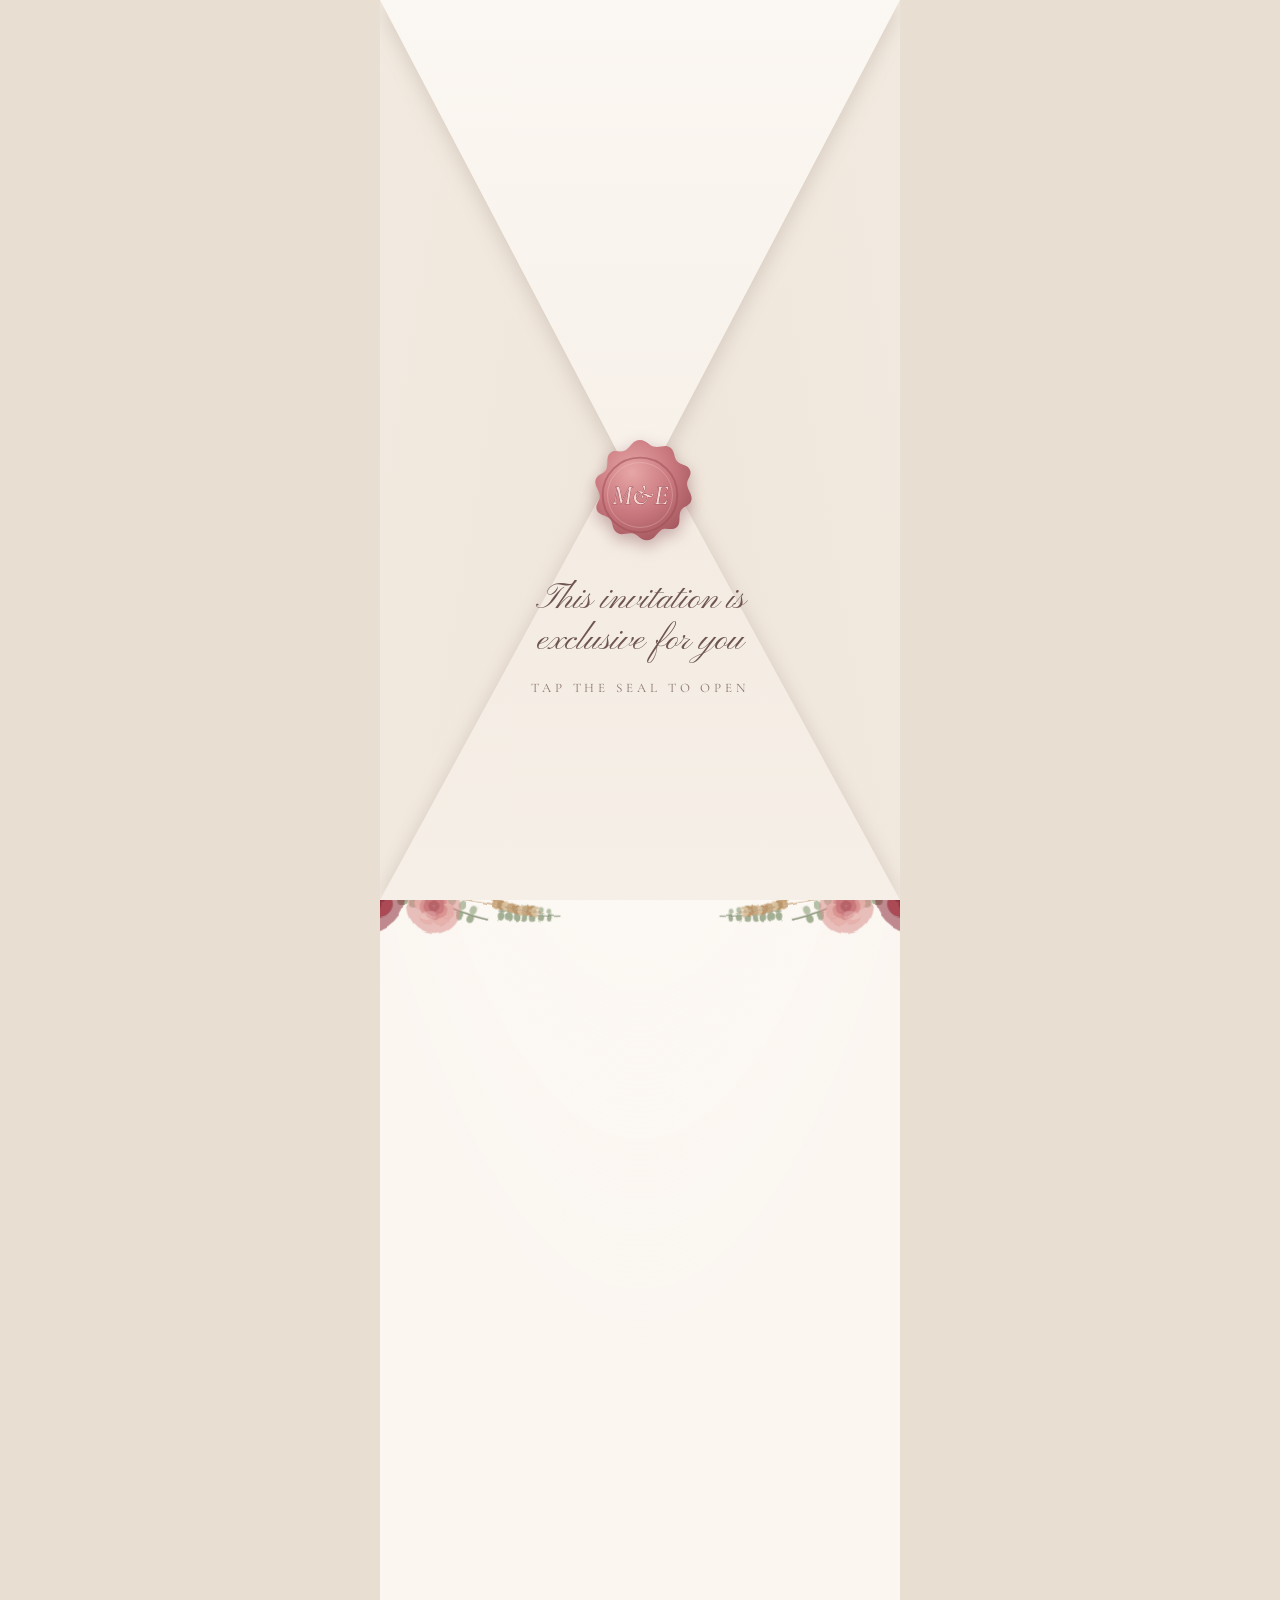
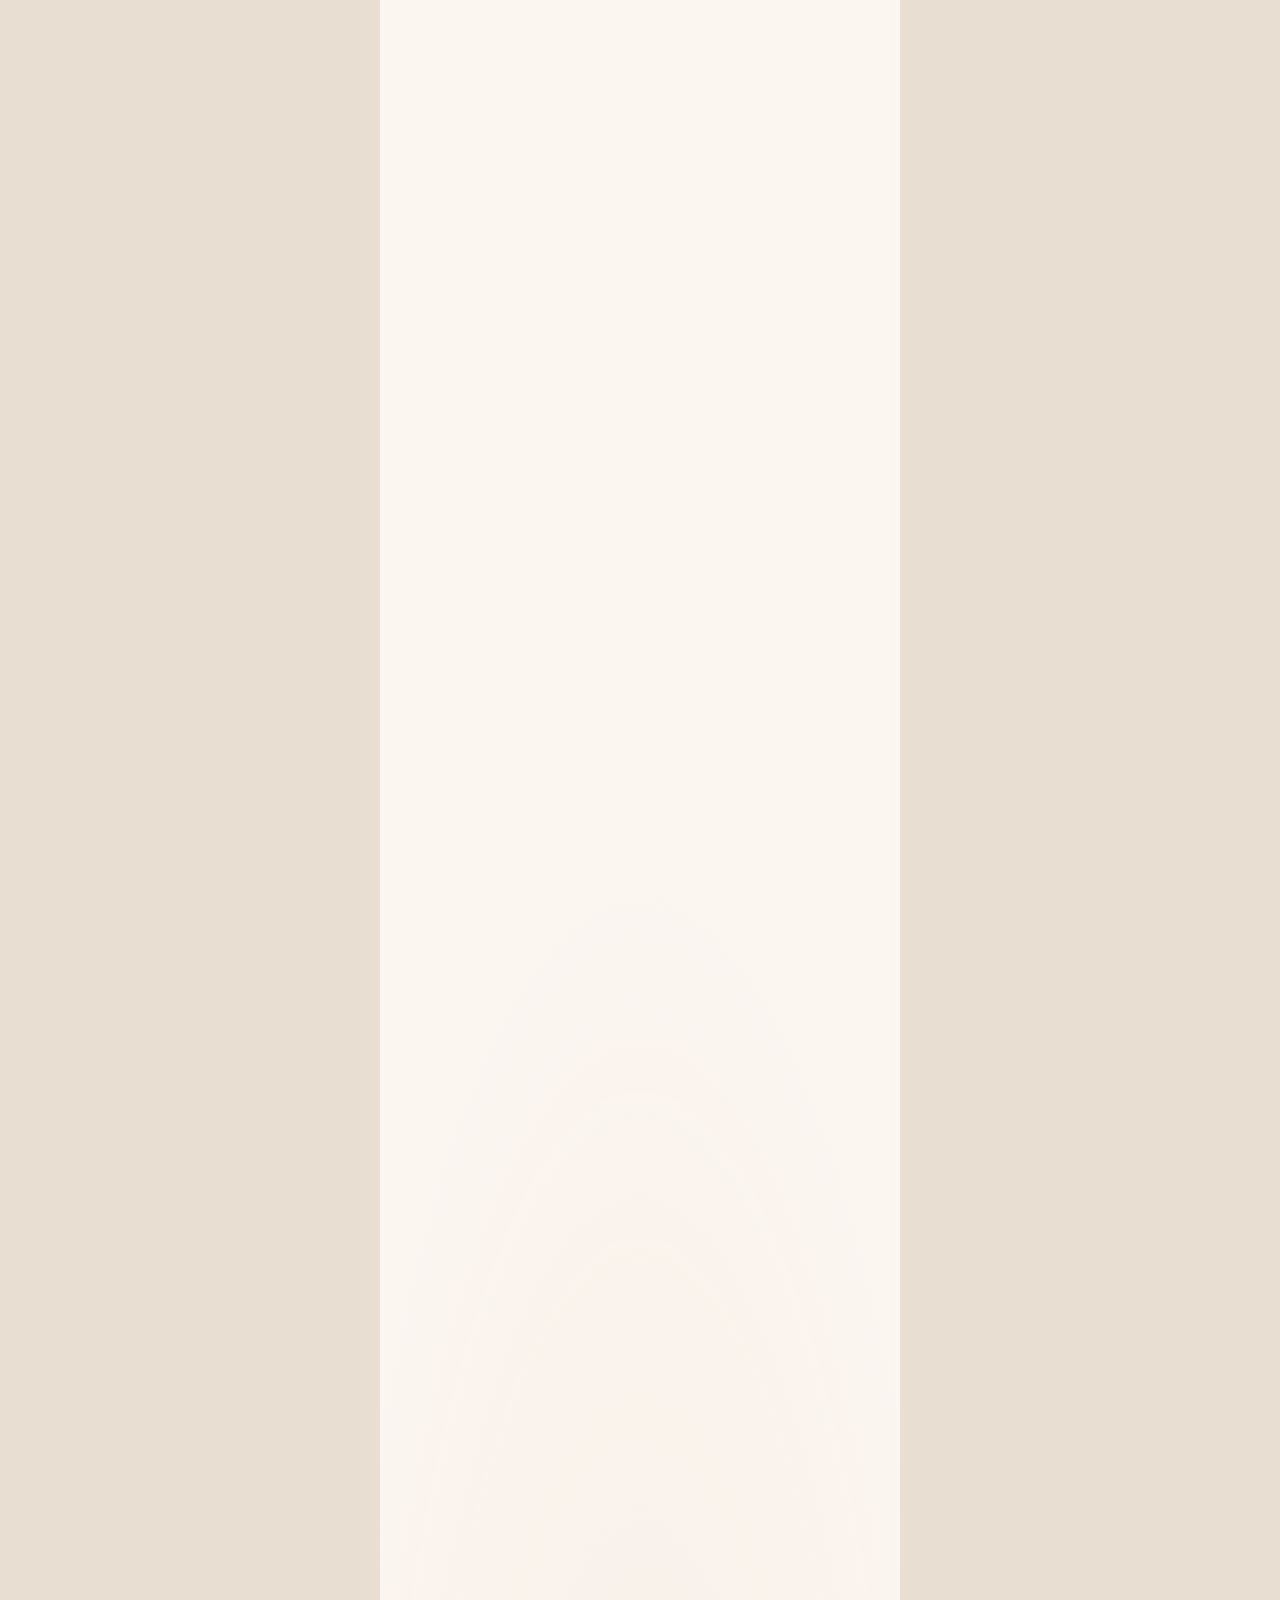
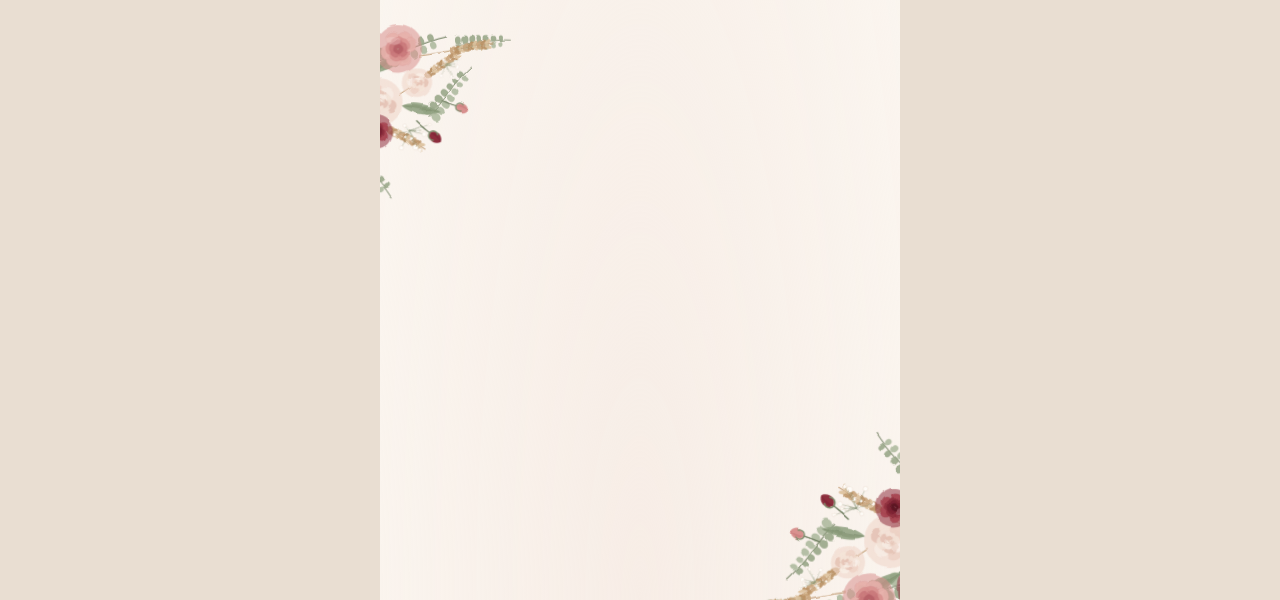
<file: index.html>
<!DOCTYPE html>
<html lang="en">
<head>
<meta charset="utf-8">
<meta name="viewport" content="width=device-width, initial-scale=1, viewport-fit=cover">
<meta name="theme-color" content="#F3EADF">
<title>Mohamed &amp; Engy · 10.12.2026</title>
<meta name="description" content="You're invited to the wedding of Mohamed & Engy — Thursday, 10 December 2026 at Rotana High Class, Tanta.">
<meta property="og:title" content="Mohamed & Engy · Wedding Invitation">
<meta property="og:description" content="Thursday, 10 December 2026 · 8 PM · Rotana High Class, Tanta">
<meta property="og:image" content="https://nourhansalem23.github.io/mohamed-engy-wedding/assets/og.jpg">
<meta property="og:type" content="website">
<meta property="og:url" content="https://nourhansalem23.github.io/mohamed-engy-wedding/">
<link rel="icon" href="data:image/svg+xml,<svg xmlns='http://www.w3.org/2000/svg' viewBox='0 0 100 100'><circle cx='50' cy='50' r='46' fill='%23C9787E'/><text x='50' y='64' font-size='42' text-anchor='middle' fill='%23FBF4EE' font-family='serif' font-style='italic'>M&amp;E</text></svg>">
<link rel="preload" href="fonts/pinyon-script-latin-400-normal.woff2" as="font" type="font/woff2" crossorigin>
<link rel="stylesheet" href="css/style.css?v=3">
</head>
<body class="locked">
<svg xmlns="http://www.w3.org/2000/svg" width="0" height="0" style="position:absolute" aria-hidden="true"><defs><filter id="wc" x="-10%" y="-10%" width="120%" height="120%"><feTurbulence type="fractalNoise" baseFrequency="0.035" numOctaves="2" seed="7" result="n"/><feDisplacementMap in="SourceGraphic" in2="n" scale="5" xChannelSelector="R" yChannelSelector="G"/><feGaussianBlur stdDeviation=".35"/></filter></defs><symbol id="rose-b" viewBox="-50 -50 100 100"><circle r="44" fill="#8E2F3E" opacity=".55"/><path d="M7.3,8.2 C31.5,41.2 -30.1,42.3 -7.0,8.5 Q0,0 7.3,8.2Z" fill="#A8434F" opacity="0.9" stroke="#5E1A26" stroke-opacity=".25" stroke-width=".8"/><path d="M-3.5,10.4 C-20.1,47.9 -51.7,-5.1 -10.8,-1.9 Q0,0 -3.5,10.4Z" fill="#A8434F" opacity="0.9" stroke="#5E1A26" stroke-opacity=".25" stroke-width=".8"/><path d="M-10.1,4.3 C-49.0,17.1 -30.8,-41.8 -5.9,-9.3 Q0,0 -10.1,4.3Z" fill="#A8434F" opacity="0.9" stroke="#5E1A26" stroke-opacity=".25" stroke-width=".8"/><path d="M-9.2,-6.1 C-41.0,-31.8 18.3,-48.6 4.6,-10.0 Q0,0 -9.2,-6.1Z" fill="#A8434F" opacity="0.9" stroke="#5E1A26" stroke-opacity=".25" stroke-width=".8"/><path d="M2.3,-10.8 C14.4,-49.9 51.9,-0.9 11.0,0.6 Q0,0 2.3,-10.8Z" fill="#A8434F" opacity="0.9" stroke="#5E1A26" stroke-opacity=".25" stroke-width=".8"/><path d="M10.3,-3.8 C49.9,-14.5 28.5,43.4 5.4,9.6 Q0,0 10.3,-3.8Z" fill="#A8434F" opacity="0.9" stroke="#5E1A26" stroke-opacity=".25" stroke-width=".8"/><path d="M-1.7,8.3 C-11.4,38.5 -38.9,-9.7 -8.0,-2.7 Q0,0 -1.7,8.3Z" fill="#8E2F3E" opacity="0.85" stroke="#5E1A26" stroke-opacity=".25" stroke-width=".8"/><path d="M-8.4,1.2 C-40.0,2.5 -4.2,-39.9 -0.2,-8.5 Q0,0 -8.4,1.2Z" fill="#8E2F3E" opacity="0.85" stroke="#5E1A26" stroke-opacity=".25" stroke-width=".8"/><path d="M-3.9,-7.5 C-15.4,-37.1 36.3,-17.0 8.0,-2.9 Q0,0 -3.9,-7.5Z" fill="#8E2F3E" opacity="0.85" stroke="#5E1A26" stroke-opacity=".25" stroke-width=".8"/><path d="M6.2,-5.8 C31.5,-24.8 26.2,30.4 5.0,6.9 Q0,0 6.2,-5.8Z" fill="#8E2F3E" opacity="0.85" stroke="#5E1A26" stroke-opacity=".25" stroke-width=".8"/><path d="M8.1,2.5 C37.2,15.0 -13.4,37.8 -3.5,7.7 Q0,0 8.1,2.5Z" fill="#8E2F3E" opacity="0.85" stroke="#5E1A26" stroke-opacity=".25" stroke-width=".8"/><path d="M5.8,2.4 C26.1,13.7 -12.6,26.7 -3.1,5.4 Q0,0 5.8,2.4Z" fill="#7A2433" opacity="0.9" stroke="#5E1A26" stroke-opacity=".25" stroke-width=".8"/><path d="M-2.3,5.8 C-13.3,26.3 -26.9,-12.1 -5.5,-3.0 Q0,0 -2.3,5.8Z" fill="#7A2433" opacity="0.9" stroke="#5E1A26" stroke-opacity=".25" stroke-width=".8"/><path d="M-6.0,1.7 C-29.0,5.4 -6.7,-28.7 -0.9,-6.2 Q0,0 -6.0,1.7Z" fill="#7A2433" opacity="0.9" stroke="#5E1A26" stroke-opacity=".25" stroke-width=".8"/><path d="M-1.7,-6.0 C-5.7,-28.9 28.7,-7.0 6.2,-1.0 Q0,0 -1.7,-6.0Z" fill="#7A2433" opacity="0.9" stroke="#5E1A26" stroke-opacity=".25" stroke-width=".8"/><path d="M3.9,-4.9 C20.4,-21.3 22.2,19.4 4.3,4.5 Q0,0 3.9,-4.9Z" fill="#7A2433" opacity="0.9" stroke="#5E1A26" stroke-opacity=".25" stroke-width=".8"/><path d="M2.1,3.4 C7.9,17.1 -18.8,1.8 -4.0,-0.0 Q0,0 2.1,3.4Z" fill="#5E1A26" opacity="0.95" stroke="#5E1A26" stroke-opacity=".25" stroke-width=".8"/><path d="M-3.5,2.0 C-17.4,7.4 -1.3,-18.8 0.2,-4.0 Q0,0 -3.5,2.0Z" fill="#5E1A26" opacity="0.95" stroke="#5E1A26" stroke-opacity=".25" stroke-width=".8"/><path d="M-1.3,-3.8 C-4.3,-18.4 18.8,2.0 3.9,0.8 Q0,0 -1.3,-3.8Z" fill="#5E1A26" opacity="0.95" stroke="#5E1A26" stroke-opacity=".25" stroke-width=".8"/><path d="M3.1,-2.5 C16.0,-10.0 4.2,18.4 0.5,4.0 Q0,0 3.1,-2.5Z" fill="#5E1A26" opacity="0.95" stroke="#5E1A26" stroke-opacity=".25" stroke-width=".8"/><path d="M-6,2 C-6,-8 8,-8 7,1 C6,8 -3,8 -3,1 C-3,-3 3,-3 3,0" fill="none" stroke="#5E1A26" stroke-width="1.6" stroke-linecap="round" opacity=".8"/><ellipse cx="-12" cy="-14" rx="14" ry="8" fill="#fff" opacity=".18" transform="rotate(-30)"/></symbol><symbol id="rose-p" viewBox="-50 -50 100 100"><circle r="44" fill="#D9918F" opacity=".55"/><path d="M10.3,-3.8 C49.9,-14.3 28.4,43.5 5.3,9.6 Q0,0 10.3,-3.8Z" fill="#E7B1AB" opacity="0.9" stroke="#B8646A" stroke-opacity=".25" stroke-width=".8"/><path d="M9.5,5.6 C42.7,29.6 -15.7,49.5 -4.1,10.2 Q0,0 9.5,5.6Z" fill="#E7B1AB" opacity="0.9" stroke="#B8646A" stroke-opacity=".25" stroke-width=".8"/><path d="M1.7,10.9 C4.4,51.7 -48.1,19.4 -10.5,3.4 Q0,0 1.7,10.9Z" fill="#E7B1AB" opacity="0.9" stroke="#B8646A" stroke-opacity=".25" stroke-width=".8"/><path d="M-10.4,3.5 C-50.3,12.9 -27.1,-44.3 -5.1,-9.8 Q0,0 -10.4,3.5Z" fill="#E7B1AB" opacity="0.9" stroke="#B8646A" stroke-opacity=".25" stroke-width=".8"/><path d="M-8.3,-7.2 C-36.9,-36.5 24.1,-46.0 5.8,-9.4 Q0,0 -8.3,-7.2Z" fill="#E7B1AB" opacity="0.9" stroke="#B8646A" stroke-opacity=".25" stroke-width=".8"/><path d="M-1.6,-10.9 C-4.0,-51.8 48.3,-19.0 10.5,-3.3 Q0,0 -1.6,-10.9Z" fill="#E7B1AB" opacity="0.9" stroke="#B8646A" stroke-opacity=".25" stroke-width=".8"/><path d="M8.0,2.8 C36.6,16.4 -14.7,37.3 -3.8,7.6 Q0,0 8.0,2.8Z" fill="#D9918F" opacity="0.85" stroke="#B8646A" stroke-opacity=".25" stroke-width=".8"/><path d="M-0.8,8.5 C-7.1,39.5 -39.8,-5.3 -8.3,-1.8 Q0,0 -0.8,8.5Z" fill="#D9918F" opacity="0.85" stroke="#B8646A" stroke-opacity=".25" stroke-width=".8"/><path d="M-8.5,0.8 C-40.1,0.5 -2.3,-40.1 0.2,-8.5 Q0,0 -8.5,0.8Z" fill="#D9918F" opacity="0.85" stroke="#B8646A" stroke-opacity=".25" stroke-width=".8"/><path d="M-4.8,-7.0 C-19.6,-35.0 34.1,-21.1 7.6,-3.9 Q0,0 -4.8,-7.0Z" fill="#D9918F" opacity="0.85" stroke="#B8646A" stroke-opacity=".25" stroke-width=".8"/><path d="M6.5,-5.5 C32.8,-23.0 24.5,31.8 4.6,7.2 Q0,0 6.5,-5.5Z" fill="#D9918F" opacity="0.85" stroke="#B8646A" stroke-opacity=".25" stroke-width=".8"/><path d="M4.3,-4.6 C21.9,-19.8 20.7,21.0 4.0,4.8 Q0,0 4.3,-4.6Z" fill="#C9787B" opacity="0.9" stroke="#B8646A" stroke-opacity=".25" stroke-width=".8"/><path d="M4.8,4.0 C21.0,20.8 -19.8,21.8 -4.6,4.3 Q0,0 4.8,4.0Z" fill="#C9787B" opacity="0.9" stroke="#B8646A" stroke-opacity=".25" stroke-width=".8"/><path d="M-1.3,6.1 C-8.7,28.2 -28.5,-7.5 -5.9,-2.1 Q0,0 -1.3,6.1Z" fill="#C9787B" opacity="0.9" stroke="#B8646A" stroke-opacity=".25" stroke-width=".8"/><path d="M-6.2,0.6 C-29.5,0.2 -1.5,-29.5 0.2,-6.2 Q0,0 -6.2,0.6Z" fill="#C9787B" opacity="0.9" stroke="#B8646A" stroke-opacity=".25" stroke-width=".8"/><path d="M-2.1,-5.9 C-7.3,-28.6 28.2,-8.5 6.1,-1.3 Q0,0 -2.1,-5.9Z" fill="#C9787B" opacity="0.9" stroke="#B8646A" stroke-opacity=".25" stroke-width=".8"/><path d="M3.7,1.5 C16.6,9.0 -14.0,12.7 -3.2,2.4 Q0,0 3.7,1.5Z" fill="#B8646A" opacity="0.95" stroke="#B8646A" stroke-opacity=".25" stroke-width=".8"/><path d="M-1.0,3.9 C-6.6,17.7 -14.5,-12.1 -2.8,-2.9 Q0,0 -1.0,3.9Z" fill="#B8646A" opacity="0.95" stroke="#B8646A" stroke-opacity=".25" stroke-width=".8"/><path d="M-3.5,-2.0 C-15.2,-11.2 15.6,-10.6 3.5,-1.9 Q0,0 -3.5,-2.0Z" fill="#B8646A" opacity="0.95" stroke="#B8646A" stroke-opacity=".25" stroke-width=".8"/><path d="M2.3,-3.2 C12.6,-14.1 9.1,16.5 1.5,3.7 Q0,0 2.3,-3.2Z" fill="#B8646A" opacity="0.95" stroke="#B8646A" stroke-opacity=".25" stroke-width=".8"/><path d="M-6,2 C-6,-8 8,-8 7,1 C6,8 -3,8 -3,1 C-3,-3 3,-3 3,0" fill="none" stroke="#B8646A" stroke-width="1.6" stroke-linecap="round" opacity=".8"/><ellipse cx="-12" cy="-14" rx="14" ry="8" fill="#fff" opacity=".18" transform="rotate(-30)"/></symbol><symbol id="rose-c" viewBox="-50 -50 100 100"><circle r="44" fill="#EED3C6" opacity=".55"/><path d="M-8.3,7.2 C-41.5,31.2 -42.0,-30.5 -8.4,-7.1 Q0,0 -8.3,7.2Z" fill="#F4E3D7" opacity="0.9" stroke="#E5C3B5" stroke-opacity=".25" stroke-width=".8"/><path d="M-10.8,-2.3 C-49.9,-14.3 -1.0,-51.9 0.6,-11.0 Q0,0 -10.8,-2.3Z" fill="#EED3C6" opacity="0.9" stroke="#E5C3B5" stroke-opacity=".25" stroke-width=".8"/><path d="M-3.4,-10.5 C-12.4,-50.4 44.5,-26.7 9.8,-5.0 Q0,0 -3.4,-10.5Z" fill="#F8EDE4" opacity="0.9" stroke="#E5C3B5" stroke-opacity=".25" stroke-width=".8"/><path d="M8.4,-7.1 C41.8,-30.8 41.7,30.9 8.4,7.2 Q0,0 8.4,-7.1Z" fill="#E5C3B5" opacity="0.9" stroke="#E5C3B5" stroke-opacity=".25" stroke-width=".8"/><path d="M10.4,3.6 C47.7,20.5 -5.6,51.6 -2.0,10.8 Q0,0 10.4,3.6Z" fill="#F4E3D7" opacity="0.9" stroke="#E5C3B5" stroke-opacity=".25" stroke-width=".8"/><path d="M4.4,10.1 C17.4,48.9 -41.6,31.0 -9.3,5.9 Q0,0 4.4,10.1Z" fill="#EED3C6" opacity="0.9" stroke="#E5C3B5" stroke-opacity=".25" stroke-width=".8"/><path d="M8.4,-1.4 C40.0,-3.2 5.0,39.8 0.3,8.5 Q0,0 8.4,-1.4Z" fill="#F4E3D7" opacity="0.85" stroke="#E5C3B5" stroke-opacity=".25" stroke-width=".8"/><path d="M3.5,7.8 C13.2,37.9 -37.3,14.8 -8.1,2.5 Q0,0 3.5,7.8Z" fill="#EED3C6" opacity="0.85" stroke="#E5C3B5" stroke-opacity=".25" stroke-width=".8"/><path d="M-6.9,4.9 C-34.6,20.3 -21.8,-33.7 -4.0,-7.5 Q0,0 -6.9,4.9Z" fill="#F8EDE4" opacity="0.85" stroke="#E5C3B5" stroke-opacity=".25" stroke-width=".8"/><path d="M-7.4,-4.2 C-33.0,-22.8 21.3,-34.0 5.1,-6.8 Q0,0 -7.4,-4.2Z" fill="#E5C3B5" opacity="0.85" stroke="#E5C3B5" stroke-opacity=".25" stroke-width=".8"/><path d="M0.1,-8.5 C4.0,-39.9 40.1,2.3 8.4,1.2 Q0,0 0.1,-8.5Z" fill="#F4E3D7" opacity="0.85" stroke="#E5C3B5" stroke-opacity=".25" stroke-width=".8"/><path d="M-0.9,6.2 C-6.5,28.8 -29.0,-5.2 -6.0,-1.6 Q0,0 -0.9,6.2Z" fill="#F4E3D7" opacity="0.9" stroke="#E5C3B5" stroke-opacity=".25" stroke-width=".8"/><path d="M-6.2,0.9 C-29.5,1.7 -3.0,-29.4 -0.1,-6.2 Q0,0 -6.2,0.9Z" fill="#EED3C6" opacity="0.9" stroke="#E5C3B5" stroke-opacity=".25" stroke-width=".8"/><path d="M-3.4,-5.2 C-13.9,-26.0 25.4,-15.0 5.6,-2.7 Q0,0 -3.4,-5.2Z" fill="#F8EDE4" opacity="0.9" stroke="#E5C3B5" stroke-opacity=".25" stroke-width=".8"/><path d="M4.3,-4.5 C22.1,-19.5 20.4,21.3 3.9,4.9 Q0,0 4.3,-4.5Z" fill="#E5C3B5" opacity="0.9" stroke="#E5C3B5" stroke-opacity=".25" stroke-width=".8"/><path d="M5.7,2.6 C25.6,14.6 -13.5,26.2 -3.3,5.3 Q0,0 5.7,2.6Z" fill="#F4E3D7" opacity="0.9" stroke="#E5C3B5" stroke-opacity=".25" stroke-width=".8"/><path d="M1.4,3.7 C4.8,18.3 -18.8,-1.5 -3.9,-0.7 Q0,0 1.4,3.7Z" fill="#F4E3D7" opacity="0.95" stroke="#E5C3B5" stroke-opacity=".25" stroke-width=".8"/><path d="M-3.9,0.7 C-18.8,1.5 4.8,-18.3 1.4,-3.7 Q0,0 -3.9,0.7Z" fill="#EED3C6" opacity="0.95" stroke="#E5C3B5" stroke-opacity=".25" stroke-width=".8"/><path d="M-1.3,-3.8 C-4.3,-18.4 18.8,2.1 3.9,0.9 Q0,0 -1.3,-3.8Z" fill="#F8EDE4" opacity="0.95" stroke="#E5C3B5" stroke-opacity=".25" stroke-width=".8"/><path d="M4.0,-0.5 C18.9,-0.4 -5.9,17.9 -1.6,3.6 Q0,0 4.0,-0.5Z" fill="#E5C3B5" opacity="0.95" stroke="#E5C3B5" stroke-opacity=".25" stroke-width=".8"/><path d="M-6,2 C-6,-8 8,-8 7,1 C6,8 -3,8 -3,1 C-3,-3 3,-3 3,0" fill="none" stroke="#E5C3B5" stroke-width="1.6" stroke-linecap="round" opacity=".8"/><ellipse cx="-12" cy="-14" rx="14" ry="8" fill="#fff" opacity=".18" transform="rotate(-30)"/></symbol><symbol id="leaf" viewBox="-10 -60 20 62"><path d="M0,0 C-11,-18 -9,-42 0,-58 C9,-42 11,-18 0,0Z" fill="#93A383" opacity=".9"/><path d="M0,-2 L0,-54" stroke="#6F7E5F" stroke-width="1" opacity=".55"/><path d="M0,0 C-6,-18 -5,-40 0,-58 C-1,-40 -1,-18 0,0Z" fill="#7D8C6B" opacity=".45"/></symbol><symbol id="euca" viewBox="-20 -128 40 130"><path d="M0,0 C4,-40 -4,-80 2,-120" stroke="#6F7E5F" stroke-width="1.6" fill="none"/><ellipse cx="-9.5" cy="-7.0" rx="9.0" ry="7.4" fill="#93A383" opacity=".85"/><ellipse cx="9.5" cy="-7.0" rx="9.0" ry="7.4" fill="#AAB79A" opacity=".85"/><ellipse cx="-8.0" cy="-22.0" rx="8.4" ry="6.9" fill="#93A383" opacity=".85"/><ellipse cx="9.7" cy="-22.0" rx="8.4" ry="6.9" fill="#AAB79A" opacity=".85"/><ellipse cx="-6.7" cy="-37.0" rx="7.9" ry="6.4" fill="#93A383" opacity=".85"/><ellipse cx="9.8" cy="-37.0" rx="7.9" ry="6.4" fill="#AAB79A" opacity=".85"/><ellipse cx="-5.7" cy="-52.0" rx="7.3" ry="6.0" fill="#93A383" opacity=".85"/><ellipse cx="9.6" cy="-52.0" rx="7.3" ry="6.0" fill="#AAB79A" opacity=".85"/><ellipse cx="-5.1" cy="-67.0" rx="6.7" ry="5.5" fill="#93A383" opacity=".85"/><ellipse cx="9.0" cy="-67.0" rx="6.7" ry="5.5" fill="#AAB79A" opacity=".85"/><ellipse cx="-4.8" cy="-82.0" rx="6.1" ry="5.0" fill="#93A383" opacity=".85"/><ellipse cx="8.1" cy="-82.0" rx="6.1" ry="5.0" fill="#AAB79A" opacity=".85"/><ellipse cx="-4.8" cy="-97.0" rx="5.6" ry="4.6" fill="#93A383" opacity=".85"/><ellipse cx="6.9" cy="-97.0" rx="5.6" ry="4.6" fill="#AAB79A" opacity=".85"/></symbol><symbol id="wheat" viewBox="-10 -118 20 120"><path d="M0,0 C2,-40 -2,-80 0,-110" stroke="#B88F62" stroke-width="1.2" fill="none"/><ellipse cx="-3.2" cy="-50.0" rx="2.4" ry="5" fill="#C9A57C" transform="rotate(-25 -3.2 -50.0)" opacity=".9"/><ellipse cx="3.2" cy="-50.0" rx="2.4" ry="5" fill="#C9A57C" transform="rotate(25 3.2 -50.0)" opacity=".9"/><ellipse cx="-3.2" cy="-56.5" rx="2.4" ry="5" fill="#B88F62" transform="rotate(-25 -3.2 -56.5)" opacity=".9"/><ellipse cx="3.2" cy="-56.5" rx="2.4" ry="5" fill="#B88F62" transform="rotate(25 3.2 -56.5)" opacity=".9"/><ellipse cx="-3.2" cy="-63.0" rx="2.4" ry="5" fill="#DCC09C" transform="rotate(-25 -3.2 -63.0)" opacity=".9"/><ellipse cx="3.2" cy="-63.0" rx="2.4" ry="5" fill="#DCC09C" transform="rotate(25 3.2 -63.0)" opacity=".9"/><ellipse cx="-3.2" cy="-69.5" rx="2.4" ry="5" fill="#C9A57C" transform="rotate(-25 -3.2 -69.5)" opacity=".9"/><ellipse cx="3.2" cy="-69.5" rx="2.4" ry="5" fill="#C9A57C" transform="rotate(25 3.2 -69.5)" opacity=".9"/><ellipse cx="-3.2" cy="-76.0" rx="2.4" ry="5" fill="#B88F62" transform="rotate(-25 -3.2 -76.0)" opacity=".9"/><ellipse cx="3.2" cy="-76.0" rx="2.4" ry="5" fill="#B88F62" transform="rotate(25 3.2 -76.0)" opacity=".9"/><ellipse cx="-3.2" cy="-82.5" rx="2.4" ry="5" fill="#DCC09C" transform="rotate(-25 -3.2 -82.5)" opacity=".9"/><ellipse cx="3.2" cy="-82.5" rx="2.4" ry="5" fill="#DCC09C" transform="rotate(25 3.2 -82.5)" opacity=".9"/><ellipse cx="-3.2" cy="-89.0" rx="2.4" ry="5" fill="#C9A57C" transform="rotate(-25 -3.2 -89.0)" opacity=".9"/><ellipse cx="3.2" cy="-89.0" rx="2.4" ry="5" fill="#C9A57C" transform="rotate(25 3.2 -89.0)" opacity=".9"/><ellipse cx="-3.2" cy="-95.5" rx="2.4" ry="5" fill="#B88F62" transform="rotate(-25 -3.2 -95.5)" opacity=".9"/><ellipse cx="3.2" cy="-95.5" rx="2.4" ry="5" fill="#B88F62" transform="rotate(25 3.2 -95.5)" opacity=".9"/><ellipse cx="-3.2" cy="-102.0" rx="2.4" ry="5" fill="#DCC09C" transform="rotate(-25 -3.2 -102.0)" opacity=".9"/><ellipse cx="3.2" cy="-102.0" rx="2.4" ry="5" fill="#DCC09C" transform="rotate(25 3.2 -102.0)" opacity=".9"/></symbol><symbol id="filler" viewBox="-35 -35 70 70"><path d="M0,0 L10.9,2.6" stroke="#7D8C6B" stroke-width=".7" opacity=".6"/><circle cx="10.9" cy="2.6" r="2.1" fill="#FFFDF9" stroke="#E6D6C8" stroke-width=".5"/><path d="M0,0 L-3.5,-4.1" stroke="#7D8C6B" stroke-width=".7" opacity=".6"/><circle cx="-3.5" cy="-4.1" r="2.2" fill="#FFFDF9" stroke="#E6D6C8" stroke-width=".5"/><path d="M0,0 L2.9,11.0" stroke="#7D8C6B" stroke-width=".7" opacity=".6"/><circle cx="2.9" cy="11.0" r="2.3" fill="#FFFDF9" stroke="#E6D6C8" stroke-width=".5"/><path d="M0,0 L16.0,-4.2" stroke="#7D8C6B" stroke-width=".7" opacity=".6"/><circle cx="16.0" cy="-4.2" r="2.9" fill="#FFFDF9" stroke="#E6D6C8" stroke-width=".5"/><path d="M0,0 L13.9,24.4" stroke="#7D8C6B" stroke-width=".7" opacity=".6"/><circle cx="13.9" cy="24.4" r="2.1" fill="#FFFDF9" stroke="#E6D6C8" stroke-width=".5"/><path d="M0,0 L8.7,21.8" stroke="#7D8C6B" stroke-width=".7" opacity=".6"/><circle cx="8.7" cy="21.8" r="2.9" fill="#FFFDF9" stroke="#E6D6C8" stroke-width=".5"/><path d="M0,0 L11.0,0.5" stroke="#7D8C6B" stroke-width=".7" opacity=".6"/><circle cx="11.0" cy="0.5" r="2.7" fill="#FFFDF9" stroke="#E6D6C8" stroke-width=".5"/><path d="M0,0 L-5.6,8.6" stroke="#7D8C6B" stroke-width=".7" opacity=".6"/><circle cx="-5.6" cy="8.6" r="1.6" fill="#FFFDF9" stroke="#E6D6C8" stroke-width=".5"/><path d="M0,0 L19.5,5.0" stroke="#7D8C6B" stroke-width=".7" opacity=".6"/><circle cx="19.5" cy="5.0" r="3.0" fill="#FFFDF9" stroke="#E6D6C8" stroke-width=".5"/><path d="M0,0 L17.1,-0.2" stroke="#7D8C6B" stroke-width=".7" opacity=".6"/><circle cx="17.1" cy="-0.2" r="1.6" fill="#FFFDF9" stroke="#E6D6C8" stroke-width=".5"/><path d="M0,0 L-10.8,22.0" stroke="#7D8C6B" stroke-width=".7" opacity=".6"/><circle cx="-10.8" cy="22.0" r="2.8" fill="#FFFDF9" stroke="#E6D6C8" stroke-width=".5"/><path d="M0,0 L-6.4,-7.7" stroke="#7D8C6B" stroke-width=".7" opacity=".6"/><circle cx="-6.4" cy="-7.7" r="2.3" fill="#FFFDF9" stroke="#E6D6C8" stroke-width=".5"/><path d="M0,0 L-20.1,2.9" stroke="#7D8C6B" stroke-width=".7" opacity=".6"/><circle cx="-20.1" cy="2.9" r="2.0" fill="#FFFDF9" stroke="#E6D6C8" stroke-width=".5"/><path d="M0,0 L25.7,-9.0" stroke="#7D8C6B" stroke-width=".7" opacity=".6"/><circle cx="25.7" cy="-9.0" r="1.8" fill="#FFFDF9" stroke="#E6D6C8" stroke-width=".5"/></symbol><symbol id="bud-b" viewBox="-12 -40 24 42"><path d="M0,0 C1,-12 0,-20 0,-24" stroke="#6F7E5F" stroke-width="1.4"/><path d="M0,-22 C-9,-24 -8,-36 0,-39 C8,-36 9,-24 0,-22Z" fill="#8E2F3E"/><path d="M0,-22 C-5,-26 -4,-34 0,-39 C-1,-33 -1,-27 0,-22Z" fill="#7A2433" opacity=".6"/><path d="M0,-21 C-6,-22 -7,-28 -4,-31 M0,-21 C6,-22 7,-28 4,-31" stroke="#7D8C6B" stroke-width="1.6" fill="none"/></symbol><symbol id="bud-p" viewBox="-12 -40 24 42"><path d="M0,0 C1,-12 0,-20 0,-24" stroke="#6F7E5F" stroke-width="1.4"/><path d="M0,-22 C-9,-24 -8,-36 0,-39 C8,-36 9,-24 0,-22Z" fill="#D9918F"/><path d="M0,-22 C-5,-26 -4,-34 0,-39 C-1,-33 -1,-27 0,-22Z" fill="#C9787B" opacity=".6"/><path d="M0,-21 C-6,-22 -7,-28 -4,-31 M0,-21 C6,-22 7,-28 4,-31" stroke="#7D8C6B" stroke-width="1.6" fill="none"/></symbol><symbol id="corner" viewBox="0 0 320 320"><g filter="url(#wc)"><use href="#euca" x="-60.0" y="-60.0" width="120.0" height="120.0" transform="translate(150.0 40.0) rotate(70.0)" opacity="1"/><use href="#euca" x="-60.0" y="-60.0" width="120.0" height="120.0" transform="translate(40.0 170.0) rotate(160.0)" opacity="1"/><use href="#euca" x="-47.5" y="-47.5" width="95.0" height="95.0" transform="translate(205.0 95.0) rotate(40.0)" opacity="1"/><use href="#euca" x="-47.5" y="-47.5" width="95.0" height="95.0" transform="translate(100.0 205.0) rotate(140.0)" opacity="1"/><use href="#euca" x="-40.0" y="-40.0" width="80.0" height="80.0" transform="translate(250.0 30.0) rotate(85.0)" opacity="1"/><use href="#wheat" x="-55.0" y="-55.0" width="110.0" height="110.0" transform="translate(180.0 70.0) rotate(55.0)" opacity="1"/><use href="#wheat" x="-55.0" y="-55.0" width="110.0" height="110.0" transform="translate(70.0 175.0) rotate(150.0)" opacity="1"/><use href="#wheat" x="-55.0" y="-55.0" width="110.0" height="110.0" transform="translate(215.0 40.0) rotate(80.0)" opacity="1"/><use href="#wheat" x="-55.0" y="-55.0" width="110.0" height="110.0" transform="translate(130.0 150.0) rotate(120.0)" opacity="1"/><use href="#leaf" x="-30.0" y="-30.0" width="60.0" height="60.0" transform="translate(120.0 60.0) rotate(60.0)" opacity="1"/><use href="#leaf" x="-30.0" y="-30.0" width="60.0" height="60.0" transform="translate(60.0 120.0) rotate(150.0)" opacity="1"/><use href="#leaf" x="-27.5" y="-27.5" width="55.0" height="55.0" transform="translate(165.0 120.0) rotate(100.0)" opacity="1"/><use href="#leaf" x="-27.5" y="-27.5" width="55.0" height="55.0" transform="translate(35.0 60.0) rotate(120.0)" opacity="1"/><use href="#filler" x="-35.0" y="-35.0" width="70.0" height="70.0" transform="translate(150.0 150.0) rotate(0.0)" opacity="1"/><use href="#filler" x="-25.0" y="-25.0" width="50.0" height="50.0" transform="translate(200.0 60.0) rotate(0.0)" opacity="1"/><use href="#rose-c" x="-35.0" y="-35.0" width="70.0" height="70.0" transform="translate(110.0 110.0) rotate(20.0)" opacity="1"/><use href="#rose-b" x="-52.5" y="-52.5" width="105.0" height="105.0" transform="translate(55.0 55.0) rotate(0.0)" opacity="1"/><use href="#rose-p" x="-36.0" y="-36.0" width="72.0" height="72.0" transform="translate(135.0 40.0) rotate(40.0)" opacity="1"/><use href="#rose-p" x="-36.0" y="-36.0" width="72.0" height="72.0" transform="translate(40.0 140.0) rotate(100.0)" opacity="1"/><use href="#rose-b" x="-26.0" y="-26.0" width="52.0" height="52.0" transform="translate(105.0 150.0) rotate(10.0)" opacity="1"/><use href="#bud-b" x="-23.0" y="-23.0" width="46.0" height="46.0" transform="translate(175.0 150.0) rotate(130.0)" opacity="1"/><use href="#bud-p" x="-20.0" y="-20.0" width="40.0" height="40.0" transform="translate(210.0 115.0) rotate(110.0)" opacity="1"/><use href="#rose-c" x="-23.0" y="-23.0" width="46.0" height="46.0" transform="translate(160.0 85.0) rotate(0.0)" opacity="1"/></g></symbol><symbol id="garland" viewBox="0 0 600 170"><g filter="url(#wc)"><use href="#euca" x="-55.0" y="-55.0" width="110.0" height="110.0" transform="translate(230.0 60.0) rotate(-80.0)" opacity="1"/><use href="#euca" x="-60.0" y="-60.0" width="120.0" height="120.0" transform="translate(150.0 95.0) rotate(-95.0)" opacity="1"/><use href="#euca" x="-55.0" y="-55.0" width="110.0" height="110.0" transform="translate(70.0 75.0) rotate(-85.0)" opacity="1"/><use href="#euca" x="-45.0" y="-45.0" width="90.0" height="90.0" transform="translate(190.0 115.0) rotate(-100.0)" opacity="1"/><use href="#euca" x="-45.0" y="-45.0" width="90.0" height="90.0" transform="translate(100.0 115.0) rotate(-100.0)" opacity="1"/><use href="#euca" x="-40.0" y="-40.0" width="80.0" height="80.0" transform="translate(30.0 105.0) rotate(-92.0)" opacity="1"/><use href="#wheat" x="-50.0" y="-50.0" width="100.0" height="100.0" transform="translate(180.0 65.0) rotate(-85.0)" opacity="1"/><use href="#wheat" x="-50.0" y="-50.0" width="100.0" height="100.0" transform="translate(110.0 100.0) rotate(-100.0)" opacity="1"/><use href="#wheat" x="-50.0" y="-50.0" width="100.0" height="100.0" transform="translate(50.0 70.0) rotate(-80.0)" opacity="1"/><use href="#leaf" x="-25.0" y="-25.0" width="50.0" height="50.0" transform="translate(205.0 110.0) rotate(-120.0)" opacity="1"/><use href="#leaf" x="-25.0" y="-25.0" width="50.0" height="50.0" transform="translate(135.0 57.0) rotate(-60.0)" opacity="1"/><use href="#leaf" x="-22.5" y="-22.5" width="45.0" height="45.0" transform="translate(75.0 110.0) rotate(-110.0)" opacity="1"/><use href="#filler" x="-30.0" y="-30.0" width="60.0" height="60.0" transform="translate(150.0 105.0) rotate(0.0)" opacity="1"/><use href="#filler" x="-23.0" y="-23.0" width="46.0" height="46.0" transform="translate(65.0 80.0) rotate(0.0)" opacity="1"/><use href="#rose-p" x="-32.0" y="-32.0" width="64.0" height="64.0" transform="translate(140.0 80.0) rotate(30.0)" opacity="1"/><use href="#rose-c" x="-26.0" y="-26.0" width="52.0" height="52.0" transform="translate(182.0 107.0) rotate(10.0)" opacity="1"/><use href="#rose-b" x="-41.0" y="-41.0" width="82.0" height="82.0" transform="translate(208.0 77.0) rotate(0.0)" opacity="1"/><use href="#rose-b" x="-25.0" y="-25.0" width="50.0" height="50.0" transform="translate(95.0 97.0) rotate(60.0)" opacity="1"/><use href="#bud-b" x="-20.0" y="-20.0" width="40.0" height="40.0" transform="translate(55.0 95.0) rotate(-95.0)" opacity="1"/><use href="#bud-p" x="-18.0" y="-18.0" width="36.0" height="36.0" transform="translate(115.0 55.0) rotate(-70.0)" opacity="1"/><use href="#rose-c" x="-18.0" y="-18.0" width="36.0" height="36.0" transform="translate(72.0 63.0) rotate(0.0)" opacity="1"/><use href="#euca" x="-55.0" y="-55.0" width="110.0" height="110.0" transform="translate(370.0 60.0) rotate(80.0)" opacity="1"/><use href="#euca" x="-60.0" y="-60.0" width="120.0" height="120.0" transform="translate(450.0 95.0) rotate(95.0)" opacity="1"/><use href="#euca" x="-55.0" y="-55.0" width="110.0" height="110.0" transform="translate(530.0 75.0) rotate(85.0)" opacity="1"/><use href="#euca" x="-45.0" y="-45.0" width="90.0" height="90.0" transform="translate(410.0 115.0) rotate(100.0)" opacity="1"/><use href="#euca" x="-45.0" y="-45.0" width="90.0" height="90.0" transform="translate(500.0 115.0) rotate(100.0)" opacity="1"/><use href="#euca" x="-40.0" y="-40.0" width="80.0" height="80.0" transform="translate(570.0 105.0) rotate(92.0)" opacity="1"/><use href="#wheat" x="-50.0" y="-50.0" width="100.0" height="100.0" transform="translate(420.0 65.0) rotate(85.0)" opacity="1"/><use href="#wheat" x="-50.0" y="-50.0" width="100.0" height="100.0" transform="translate(490.0 100.0) rotate(100.0)" opacity="1"/><use href="#wheat" x="-50.0" y="-50.0" width="100.0" height="100.0" transform="translate(550.0 70.0) rotate(80.0)" opacity="1"/><use href="#leaf" x="-25.0" y="-25.0" width="50.0" height="50.0" transform="translate(395.0 110.0) rotate(120.0)" opacity="1"/><use href="#leaf" x="-25.0" y="-25.0" width="50.0" height="50.0" transform="translate(465.0 57.0) rotate(60.0)" opacity="1"/><use href="#leaf" x="-22.5" y="-22.5" width="45.0" height="45.0" transform="translate(525.0 110.0) rotate(110.0)" opacity="1"/><use href="#filler" x="-30.0" y="-30.0" width="60.0" height="60.0" transform="translate(450.0 105.0) rotate(0.0)" opacity="1"/><use href="#filler" x="-23.0" y="-23.0" width="46.0" height="46.0" transform="translate(535.0 80.0) rotate(0.0)" opacity="1"/><use href="#rose-p" x="-32.0" y="-32.0" width="64.0" height="64.0" transform="translate(460.0 80.0) rotate(30.0)" opacity="1"/><use href="#rose-c" x="-26.0" y="-26.0" width="52.0" height="52.0" transform="translate(418.0 107.0) rotate(10.0)" opacity="1"/><use href="#rose-b" x="-41.0" y="-41.0" width="82.0" height="82.0" transform="translate(392.0 77.0) rotate(0.0)" opacity="1"/><use href="#rose-b" x="-25.0" y="-25.0" width="50.0" height="50.0" transform="translate(505.0 97.0) rotate(60.0)" opacity="1"/><use href="#bud-b" x="-20.0" y="-20.0" width="40.0" height="40.0" transform="translate(545.0 95.0) rotate(95.0)" opacity="1"/><use href="#bud-p" x="-18.0" y="-18.0" width="36.0" height="36.0" transform="translate(485.0 55.0) rotate(70.0)" opacity="1"/><use href="#rose-c" x="-18.0" y="-18.0" width="36.0" height="36.0" transform="translate(528.0 63.0) rotate(0.0)" opacity="1"/></g></symbol></svg>

<!-- ============ Envelope intro ============ -->
<div id="envelope" class="envelope" role="dialog" aria-label="Wedding invitation envelope">
  <div class="env-body">
    <div class="env-flap env-left"></div>
    <div class="env-flap env-right"></div>
    <div class="env-flap env-bottom"></div>
    <div class="env-flap env-top"><div class="env-top-inner"></div></div>
    <button id="seal" class="seal" aria-label="Open the invitation">
      <svg viewBox="0 0 120 120" aria-hidden="true">
        <defs>
          <radialGradient id="sealG" cx="38%" cy="32%" r="75%">
            <stop offset="0" stop-color="#E7A6A6"/>
            <stop offset=".55" stop-color="#C9787E"/>
            <stop offset="1" stop-color="#A2565D"/>
          </radialGradient>
        </defs>
        <path class="seal-edge" d="M60 4c7 0 9 6 15 7s11-3 16 1 3 10 7 14 11 3 13 9-4 9-3 15 6 10 4 16-9 5-11 11 1 12-4 16-11-1-16 3-7 10-14 10-9-6-15-7-11 3-16-1-3-10-7-14-11-3-13-9 4-9 3-15-6-10-4-16 9-5 11-11-1-12 4-16 11 1 16-3 7-10 14-10z" fill="url(#sealG)"/>
        <circle cx="60" cy="60" r="38" fill="none" stroke="#9E4F57" stroke-opacity=".55" stroke-width="2"/>
        <circle cx="60" cy="60" r="33" fill="none" stroke="#F3C9C6" stroke-opacity=".35" stroke-width="1"/>
        <text x="60" y="71" text-anchor="middle" class="seal-text" style="font-family:'Cormorant Garamond',Georgia,serif;font-style:italic;font-weight:500;font-size:28px">M&amp;E</text>
      </svg>
    </button>
    <div class="env-copy">
      <p class="env-script">This invitation is<br>exclusive for you</p>
      <p class="env-hint">Tap the seal to open</p>
    </div>
  </div>
</div>

<!-- ============ Invitation ============ -->
<main id="invite" class="invite" aria-hidden="true">
  <div id="petals" class="petals" aria-hidden="true"></div>

  <!-- Hero -->
  <section class="hero">
    <svg class="fl fl-tl" aria-hidden="true"><use href="#corner"/></svg>
    <svg class="fl fl-tr" aria-hidden="true"><use href="#corner"/></svg>
    <div class="hero-inner">
      <p class="caps reveal">Together with their families</p>
      <h1 class="names reveal">
        <span>Mohamed</span>
        <span class="amp">&amp;</span>
        <span>Engy</span>
      </h1>
      <p class="lead reveal">request the pleasure of your company<br>at the celebration of their wedding</p>
      <div class="date-strip reveal">
        <span>Thursday</span>
        <b>10</b>
        <span>December</span>
      </div>
      <p class="caps small reveal">Two thousand twenty-six<br>at eight o'clock in the evening</p>
    </div>
    <div class="scroll-cue" aria-hidden="true"><span>Scroll</span><i></i></div>
    <svg class="fl fl-bl" aria-hidden="true"><use href="#corner"/></svg>
    <svg class="fl fl-br" aria-hidden="true"><use href="#corner"/></svg>
  </section>

  <!-- Photo -->
  <section class="photo-sec">
    <figure class="arch reveal">
      <div class="arch-frame">
        <img src="assets/couple.webp" alt="Mohamed and Engy" width="900" height="1200" loading="lazy">
      </div>
      <svg class="fl fl-photo-a" aria-hidden="true"><use href="#corner"/></svg>
      <svg class="fl fl-photo-b" aria-hidden="true"><use href="#corner"/></svg>
    </figure>
    <p class="verse reveal" lang="ar" dir="rtl">وَمِنْ آيَاتِهِ أَنْ خَلَقَ لَكُم مِّنْ أَنفُسِكُمْ أَزْوَاجًا لِّتَسْكُنُوا إِلَيْهَا وَجَعَلَ بَيْنَكُم مَّوَدَّةً وَرَحْمَةً</p>
  </section>

  <!-- Countdown -->
  <section class="count-sec">
    <p class="caps reveal">Counting down to our day</p>
    <div class="garland reveal">
      <svg class="garland-svg" viewBox="0 0 600 170" aria-hidden="true"><use href="#garland"/></svg>
      <div class="clock" aria-hidden="true">
        <div class="clock-face">
          <i class="tick t12"></i><i class="tick t3"></i><i class="tick t6"></i><i class="tick t9"></i>
          <i id="hh" class="hand h"></i><i id="mm" class="hand m"></i><i id="ss" class="hand s"></i>
          <i class="pin"></i>
        </div>
      </div>
    </div>
    <div class="timer reveal" id="timer" aria-live="polite">
      <div><b id="d">00</b><span>Days</span></div>
      <div><b id="h">00</b><span>Hours</span></div>
      <div><b id="m">00</b><span>Minutes</span></div>
      <div><b id="s">00</b><span>Seconds</span></div>
    </div>
    <p class="script-line reveal" id="togo">until we say “I do”</p>
  </section>

  <!-- Details -->
  <section class="details">
    <p class="caps reveal">Save the date</p>
    <div class="cal reveal" aria-label="December 2026 calendar with the 10th marked">
      <p class="cal-title">December 2026</p>
      <div class="cal-grid" id="calGrid"></div>
    </div>

    <div class="card reveal">
      <div class="row">
        <span class="ico" aria-hidden="true">
          <svg viewBox="0 0 24 24"><rect x="3.5" y="5" width="17" height="15" rx="2"/><path d="M3.5 9.5h17M8 3v4M16 3v4"/></svg>
        </span>
        <div><p class="k">When</p><p class="v">Thursday, 10 December 2026</p><p class="v2">8:00 PM</p></div>
      </div>
      <div class="sep"></div>
      <div class="row">
        <span class="ico" aria-hidden="true">
          <svg viewBox="0 0 24 24"><path d="M12 21s-6.5-6.2-6.5-11a6.5 6.5 0 0 1 13 0c0 4.8-6.5 11-6.5 11z"/><circle cx="12" cy="10" r="2.3"/></svg>
        </span>
        <div><p class="k">Where</p><p class="v">Rotana High Class</p><p class="v2">Tanta – Mit Ghamr Road, Tanta</p></div>
      </div>
    </div>

    <div class="map reveal">
      <iframe title="Map to Rotana High Class" loading="lazy" referrerpolicy="no-referrer-when-downgrade"
        src="https://maps.google.com/maps?q=30.775526,31.035034&z=16&output=embed"></iframe>
    </div>

    <div class="actions reveal">
      <a class="btn" href="https://maps.app.goo.gl/eje6Pfkq78yAWoio6" target="_blank" rel="noopener">Open in Maps</a>
      <button class="btn" id="calBtn" type="button">Add to Calendar</button>
      <button class="btn" id="shareBtn" type="button">Share Invite</button>
    </div>
  </section>

  <!-- Closing -->
  <section class="closing">
    <svg class="fl fl-ctl" aria-hidden="true"><use href="#corner"/></svg>
    <svg class="fl fl-cbr" aria-hidden="true"><use href="#corner"/></svg>
    <div class="mini-seal reveal" aria-hidden="true" style="font-family:'Cormorant Garamond',Georgia,serif;font-style:italic;font-weight:500;font-size:22px;padding-right:2px">M&amp;E</div>
    <p class="script-line big reveal">We can't wait to<br>celebrate with you</p>
    <p class="caps reveal">Your presence is our greatest gift</p>
    <div class="divider reveal" aria-hidden="true"><i></i><span>♥</span><i></i></div>
    <p class="names small reveal">Mohamed <span class="amp">&amp;</span> Engy</p>
    <p class="caps small reveal">10 · 12 · 2026</p>
  </section>
</main>

<button id="music" class="music" type="button" aria-label="Play music" hidden>
  <svg viewBox="0 0 24 24" aria-hidden="true"><path d="M9 18V6l10-2v12"/><circle cx="6.5" cy="18" r="2.5"/><circle cx="16.5" cy="16" r="2.5"/></svg>
</button>
<div id="toast" class="toast" role="status"></div>
<audio id="song" src="assets/song.mp3" loop preload="none"></audio>

<script src="js/main.js?v=3"></script>
</body>
</html>
</file>
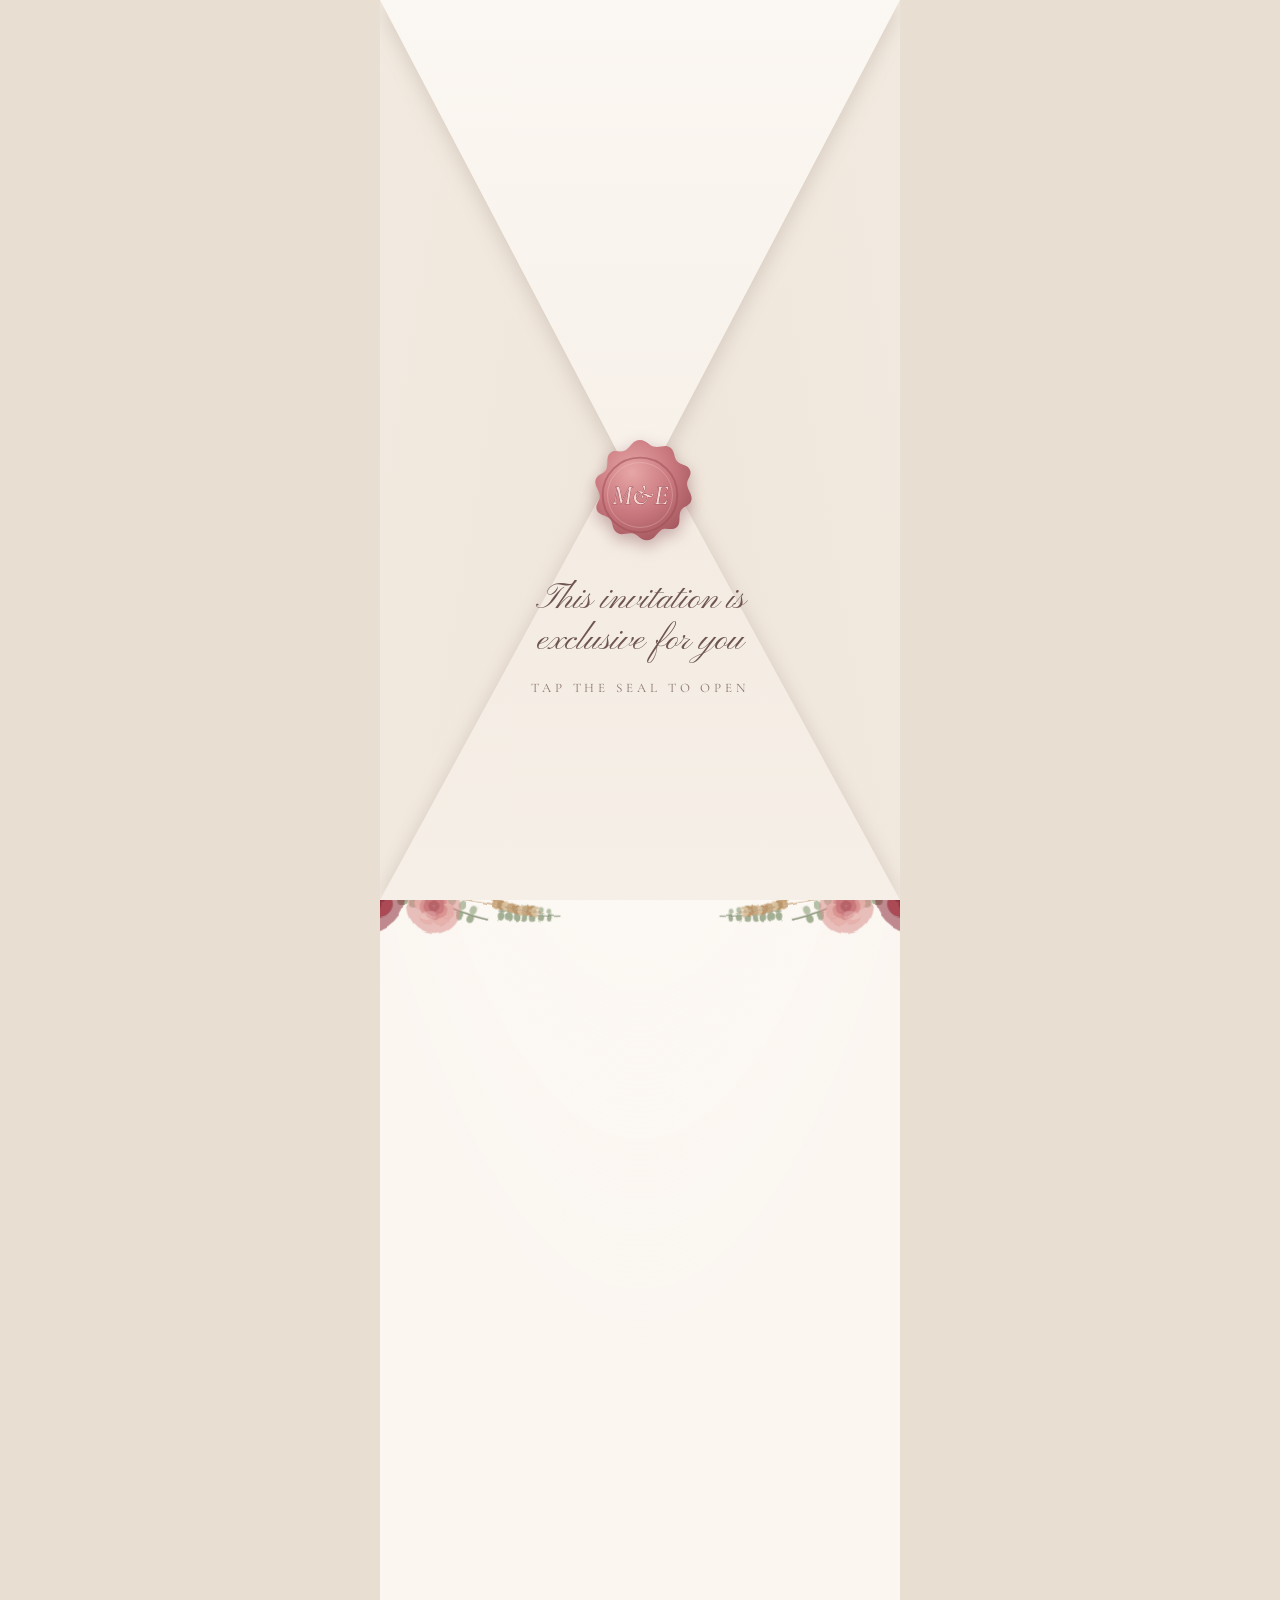
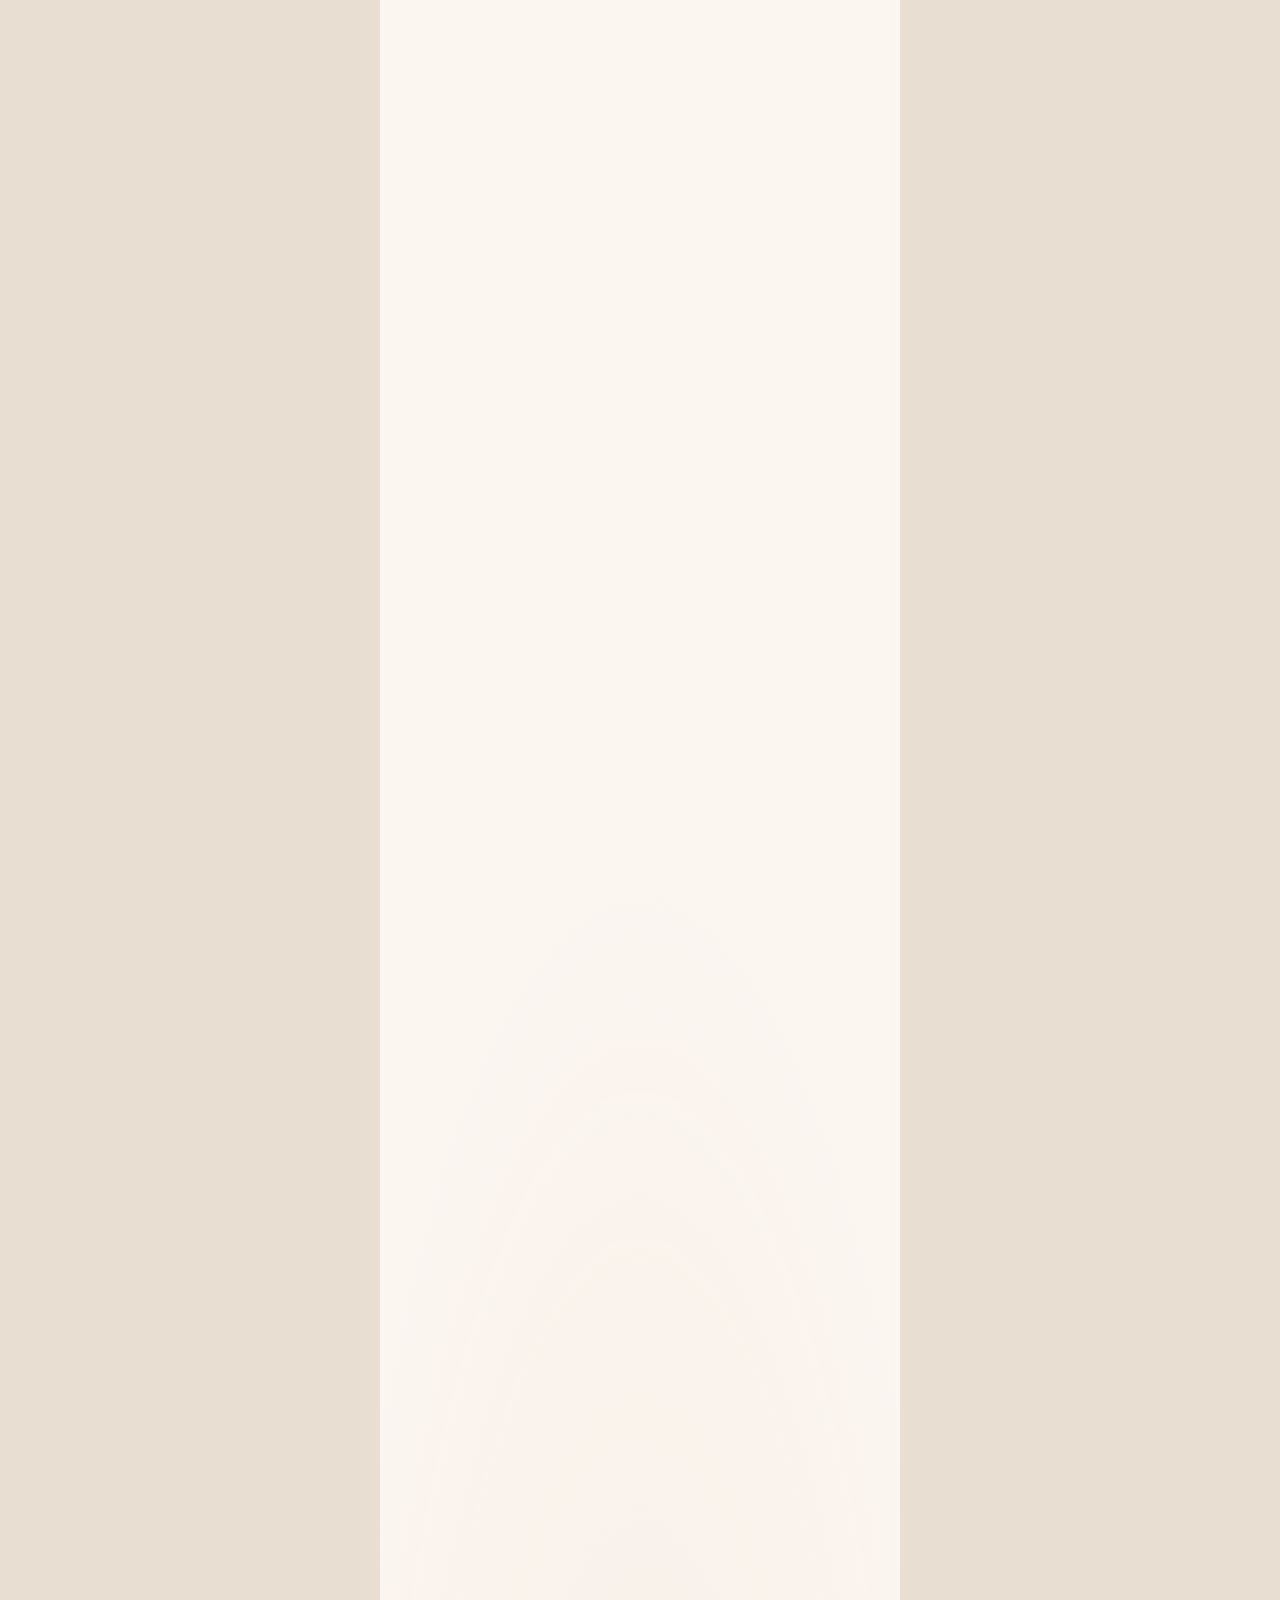
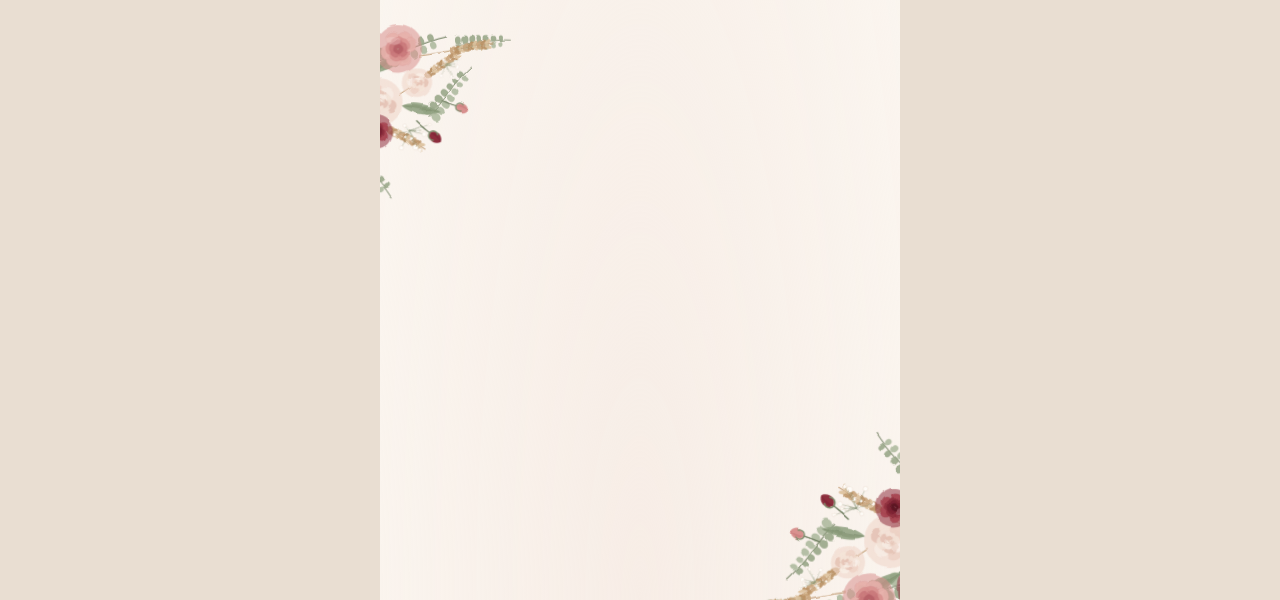
<file: invitation/index.html>
<!DOCTYPE html>
<html lang="en">
<head>
<meta charset="utf-8">
<meta name="viewport" content="width=device-width, initial-scale=1, viewport-fit=cover">
<meta name="theme-color" content="#F3EADF">
<title>Mohamed &amp; Engy · 10.12.2026</title>
<meta name="description" content="You're invited to the wedding of Mohamed & Engy — Thursday, 10 December 2026 at Rotana High Class, Tanta.">
<meta property="og:title" content="Mohamed & Engy · Wedding Invitation">
<meta property="og:description" content="Thursday, 10 December 2026 · 8 PM · Rotana High Class, Tanta">
<meta property="og:type" content="website">
<meta property="og:url" content="https://nourhansalem23.github.io/mohamed-engy-wedding/invitation/">
<link rel="icon" href="data:image/svg+xml,<svg xmlns='http://www.w3.org/2000/svg' viewBox='0 0 100 100'><circle cx='50' cy='50' r='46' fill='%23C9787E'/><text x='50' y='64' font-size='42' text-anchor='middle' fill='%23FBF4EE' font-family='serif' font-style='italic'>M&amp;E</text></svg>">
<link rel="preload" href="../fonts/pinyon-script-latin-400-normal.woff2" as="font" type="font/woff2" crossorigin>
<link rel="stylesheet" href="../css/style.css?v=3">
</head>
<body class="locked">
<svg xmlns="http://www.w3.org/2000/svg" width="0" height="0" style="position:absolute" aria-hidden="true"><defs><filter id="wc" x="-10%" y="-10%" width="120%" height="120%"><feTurbulence type="fractalNoise" baseFrequency="0.035" numOctaves="2" seed="7" result="n"/><feDisplacementMap in="SourceGraphic" in2="n" scale="5" xChannelSelector="R" yChannelSelector="G"/><feGaussianBlur stdDeviation=".35"/></filter></defs><symbol id="rose-b" viewBox="-50 -50 100 100"><circle r="44" fill="#8E2F3E" opacity=".55"/><path d="M7.3,8.2 C31.5,41.2 -30.1,42.3 -7.0,8.5 Q0,0 7.3,8.2Z" fill="#A8434F" opacity="0.9" stroke="#5E1A26" stroke-opacity=".25" stroke-width=".8"/><path d="M-3.5,10.4 C-20.1,47.9 -51.7,-5.1 -10.8,-1.9 Q0,0 -3.5,10.4Z" fill="#A8434F" opacity="0.9" stroke="#5E1A26" stroke-opacity=".25" stroke-width=".8"/><path d="M-10.1,4.3 C-49.0,17.1 -30.8,-41.8 -5.9,-9.3 Q0,0 -10.1,4.3Z" fill="#A8434F" opacity="0.9" stroke="#5E1A26" stroke-opacity=".25" stroke-width=".8"/><path d="M-9.2,-6.1 C-41.0,-31.8 18.3,-48.6 4.6,-10.0 Q0,0 -9.2,-6.1Z" fill="#A8434F" opacity="0.9" stroke="#5E1A26" stroke-opacity=".25" stroke-width=".8"/><path d="M2.3,-10.8 C14.4,-49.9 51.9,-0.9 11.0,0.6 Q0,0 2.3,-10.8Z" fill="#A8434F" opacity="0.9" stroke="#5E1A26" stroke-opacity=".25" stroke-width=".8"/><path d="M10.3,-3.8 C49.9,-14.5 28.5,43.4 5.4,9.6 Q0,0 10.3,-3.8Z" fill="#A8434F" opacity="0.9" stroke="#5E1A26" stroke-opacity=".25" stroke-width=".8"/><path d="M-1.7,8.3 C-11.4,38.5 -38.9,-9.7 -8.0,-2.7 Q0,0 -1.7,8.3Z" fill="#8E2F3E" opacity="0.85" stroke="#5E1A26" stroke-opacity=".25" stroke-width=".8"/><path d="M-8.4,1.2 C-40.0,2.5 -4.2,-39.9 -0.2,-8.5 Q0,0 -8.4,1.2Z" fill="#8E2F3E" opacity="0.85" stroke="#5E1A26" stroke-opacity=".25" stroke-width=".8"/><path d="M-3.9,-7.5 C-15.4,-37.1 36.3,-17.0 8.0,-2.9 Q0,0 -3.9,-7.5Z" fill="#8E2F3E" opacity="0.85" stroke="#5E1A26" stroke-opacity=".25" stroke-width=".8"/><path d="M6.2,-5.8 C31.5,-24.8 26.2,30.4 5.0,6.9 Q0,0 6.2,-5.8Z" fill="#8E2F3E" opacity="0.85" stroke="#5E1A26" stroke-opacity=".25" stroke-width=".8"/><path d="M8.1,2.5 C37.2,15.0 -13.4,37.8 -3.5,7.7 Q0,0 8.1,2.5Z" fill="#8E2F3E" opacity="0.85" stroke="#5E1A26" stroke-opacity=".25" stroke-width=".8"/><path d="M5.8,2.4 C26.1,13.7 -12.6,26.7 -3.1,5.4 Q0,0 5.8,2.4Z" fill="#7A2433" opacity="0.9" stroke="#5E1A26" stroke-opacity=".25" stroke-width=".8"/><path d="M-2.3,5.8 C-13.3,26.3 -26.9,-12.1 -5.5,-3.0 Q0,0 -2.3,5.8Z" fill="#7A2433" opacity="0.9" stroke="#5E1A26" stroke-opacity=".25" stroke-width=".8"/><path d="M-6.0,1.7 C-29.0,5.4 -6.7,-28.7 -0.9,-6.2 Q0,0 -6.0,1.7Z" fill="#7A2433" opacity="0.9" stroke="#5E1A26" stroke-opacity=".25" stroke-width=".8"/><path d="M-1.7,-6.0 C-5.7,-28.9 28.7,-7.0 6.2,-1.0 Q0,0 -1.7,-6.0Z" fill="#7A2433" opacity="0.9" stroke="#5E1A26" stroke-opacity=".25" stroke-width=".8"/><path d="M3.9,-4.9 C20.4,-21.3 22.2,19.4 4.3,4.5 Q0,0 3.9,-4.9Z" fill="#7A2433" opacity="0.9" stroke="#5E1A26" stroke-opacity=".25" stroke-width=".8"/><path d="M2.1,3.4 C7.9,17.1 -18.8,1.8 -4.0,-0.0 Q0,0 2.1,3.4Z" fill="#5E1A26" opacity="0.95" stroke="#5E1A26" stroke-opacity=".25" stroke-width=".8"/><path d="M-3.5,2.0 C-17.4,7.4 -1.3,-18.8 0.2,-4.0 Q0,0 -3.5,2.0Z" fill="#5E1A26" opacity="0.95" stroke="#5E1A26" stroke-opacity=".25" stroke-width=".8"/><path d="M-1.3,-3.8 C-4.3,-18.4 18.8,2.0 3.9,0.8 Q0,0 -1.3,-3.8Z" fill="#5E1A26" opacity="0.95" stroke="#5E1A26" stroke-opacity=".25" stroke-width=".8"/><path d="M3.1,-2.5 C16.0,-10.0 4.2,18.4 0.5,4.0 Q0,0 3.1,-2.5Z" fill="#5E1A26" opacity="0.95" stroke="#5E1A26" stroke-opacity=".25" stroke-width=".8"/><path d="M-6,2 C-6,-8 8,-8 7,1 C6,8 -3,8 -3,1 C-3,-3 3,-3 3,0" fill="none" stroke="#5E1A26" stroke-width="1.6" stroke-linecap="round" opacity=".8"/><ellipse cx="-12" cy="-14" rx="14" ry="8" fill="#fff" opacity=".18" transform="rotate(-30)"/></symbol><symbol id="rose-p" viewBox="-50 -50 100 100"><circle r="44" fill="#D9918F" opacity=".55"/><path d="M10.3,-3.8 C49.9,-14.3 28.4,43.5 5.3,9.6 Q0,0 10.3,-3.8Z" fill="#E7B1AB" opacity="0.9" stroke="#B8646A" stroke-opacity=".25" stroke-width=".8"/><path d="M9.5,5.6 C42.7,29.6 -15.7,49.5 -4.1,10.2 Q0,0 9.5,5.6Z" fill="#E7B1AB" opacity="0.9" stroke="#B8646A" stroke-opacity=".25" stroke-width=".8"/><path d="M1.7,10.9 C4.4,51.7 -48.1,19.4 -10.5,3.4 Q0,0 1.7,10.9Z" fill="#E7B1AB" opacity="0.9" stroke="#B8646A" stroke-opacity=".25" stroke-width=".8"/><path d="M-10.4,3.5 C-50.3,12.9 -27.1,-44.3 -5.1,-9.8 Q0,0 -10.4,3.5Z" fill="#E7B1AB" opacity="0.9" stroke="#B8646A" stroke-opacity=".25" stroke-width=".8"/><path d="M-8.3,-7.2 C-36.9,-36.5 24.1,-46.0 5.8,-9.4 Q0,0 -8.3,-7.2Z" fill="#E7B1AB" opacity="0.9" stroke="#B8646A" stroke-opacity=".25" stroke-width=".8"/><path d="M-1.6,-10.9 C-4.0,-51.8 48.3,-19.0 10.5,-3.3 Q0,0 -1.6,-10.9Z" fill="#E7B1AB" opacity="0.9" stroke="#B8646A" stroke-opacity=".25" stroke-width=".8"/><path d="M8.0,2.8 C36.6,16.4 -14.7,37.3 -3.8,7.6 Q0,0 8.0,2.8Z" fill="#D9918F" opacity="0.85" stroke="#B8646A" stroke-opacity=".25" stroke-width=".8"/><path d="M-0.8,8.5 C-7.1,39.5 -39.8,-5.3 -8.3,-1.8 Q0,0 -0.8,8.5Z" fill="#D9918F" opacity="0.85" stroke="#B8646A" stroke-opacity=".25" stroke-width=".8"/><path d="M-8.5,0.8 C-40.1,0.5 -2.3,-40.1 0.2,-8.5 Q0,0 -8.5,0.8Z" fill="#D9918F" opacity="0.85" stroke="#B8646A" stroke-opacity=".25" stroke-width=".8"/><path d="M-4.8,-7.0 C-19.6,-35.0 34.1,-21.1 7.6,-3.9 Q0,0 -4.8,-7.0Z" fill="#D9918F" opacity="0.85" stroke="#B8646A" stroke-opacity=".25" stroke-width=".8"/><path d="M6.5,-5.5 C32.8,-23.0 24.5,31.8 4.6,7.2 Q0,0 6.5,-5.5Z" fill="#D9918F" opacity="0.85" stroke="#B8646A" stroke-opacity=".25" stroke-width=".8"/><path d="M4.3,-4.6 C21.9,-19.8 20.7,21.0 4.0,4.8 Q0,0 4.3,-4.6Z" fill="#C9787B" opacity="0.9" stroke="#B8646A" stroke-opacity=".25" stroke-width=".8"/><path d="M4.8,4.0 C21.0,20.8 -19.8,21.8 -4.6,4.3 Q0,0 4.8,4.0Z" fill="#C9787B" opacity="0.9" stroke="#B8646A" stroke-opacity=".25" stroke-width=".8"/><path d="M-1.3,6.1 C-8.7,28.2 -28.5,-7.5 -5.9,-2.1 Q0,0 -1.3,6.1Z" fill="#C9787B" opacity="0.9" stroke="#B8646A" stroke-opacity=".25" stroke-width=".8"/><path d="M-6.2,0.6 C-29.5,0.2 -1.5,-29.5 0.2,-6.2 Q0,0 -6.2,0.6Z" fill="#C9787B" opacity="0.9" stroke="#B8646A" stroke-opacity=".25" stroke-width=".8"/><path d="M-2.1,-5.9 C-7.3,-28.6 28.2,-8.5 6.1,-1.3 Q0,0 -2.1,-5.9Z" fill="#C9787B" opacity="0.9" stroke="#B8646A" stroke-opacity=".25" stroke-width=".8"/><path d="M3.7,1.5 C16.6,9.0 -14.0,12.7 -3.2,2.4 Q0,0 3.7,1.5Z" fill="#B8646A" opacity="0.95" stroke="#B8646A" stroke-opacity=".25" stroke-width=".8"/><path d="M-1.0,3.9 C-6.6,17.7 -14.5,-12.1 -2.8,-2.9 Q0,0 -1.0,3.9Z" fill="#B8646A" opacity="0.95" stroke="#B8646A" stroke-opacity=".25" stroke-width=".8"/><path d="M-3.5,-2.0 C-15.2,-11.2 15.6,-10.6 3.5,-1.9 Q0,0 -3.5,-2.0Z" fill="#B8646A" opacity="0.95" stroke="#B8646A" stroke-opacity=".25" stroke-width=".8"/><path d="M2.3,-3.2 C12.6,-14.1 9.1,16.5 1.5,3.7 Q0,0 2.3,-3.2Z" fill="#B8646A" opacity="0.95" stroke="#B8646A" stroke-opacity=".25" stroke-width=".8"/><path d="M-6,2 C-6,-8 8,-8 7,1 C6,8 -3,8 -3,1 C-3,-3 3,-3 3,0" fill="none" stroke="#B8646A" stroke-width="1.6" stroke-linecap="round" opacity=".8"/><ellipse cx="-12" cy="-14" rx="14" ry="8" fill="#fff" opacity=".18" transform="rotate(-30)"/></symbol><symbol id="rose-c" viewBox="-50 -50 100 100"><circle r="44" fill="#EED3C6" opacity=".55"/><path d="M-8.3,7.2 C-41.5,31.2 -42.0,-30.5 -8.4,-7.1 Q0,0 -8.3,7.2Z" fill="#F4E3D7" opacity="0.9" stroke="#E5C3B5" stroke-opacity=".25" stroke-width=".8"/><path d="M-10.8,-2.3 C-49.9,-14.3 -1.0,-51.9 0.6,-11.0 Q0,0 -10.8,-2.3Z" fill="#EED3C6" opacity="0.9" stroke="#E5C3B5" stroke-opacity=".25" stroke-width=".8"/><path d="M-3.4,-10.5 C-12.4,-50.4 44.5,-26.7 9.8,-5.0 Q0,0 -3.4,-10.5Z" fill="#F8EDE4" opacity="0.9" stroke="#E5C3B5" stroke-opacity=".25" stroke-width=".8"/><path d="M8.4,-7.1 C41.8,-30.8 41.7,30.9 8.4,7.2 Q0,0 8.4,-7.1Z" fill="#E5C3B5" opacity="0.9" stroke="#E5C3B5" stroke-opacity=".25" stroke-width=".8"/><path d="M10.4,3.6 C47.7,20.5 -5.6,51.6 -2.0,10.8 Q0,0 10.4,3.6Z" fill="#F4E3D7" opacity="0.9" stroke="#E5C3B5" stroke-opacity=".25" stroke-width=".8"/><path d="M4.4,10.1 C17.4,48.9 -41.6,31.0 -9.3,5.9 Q0,0 4.4,10.1Z" fill="#EED3C6" opacity="0.9" stroke="#E5C3B5" stroke-opacity=".25" stroke-width=".8"/><path d="M8.4,-1.4 C40.0,-3.2 5.0,39.8 0.3,8.5 Q0,0 8.4,-1.4Z" fill="#F4E3D7" opacity="0.85" stroke="#E5C3B5" stroke-opacity=".25" stroke-width=".8"/><path d="M3.5,7.8 C13.2,37.9 -37.3,14.8 -8.1,2.5 Q0,0 3.5,7.8Z" fill="#EED3C6" opacity="0.85" stroke="#E5C3B5" stroke-opacity=".25" stroke-width=".8"/><path d="M-6.9,4.9 C-34.6,20.3 -21.8,-33.7 -4.0,-7.5 Q0,0 -6.9,4.9Z" fill="#F8EDE4" opacity="0.85" stroke="#E5C3B5" stroke-opacity=".25" stroke-width=".8"/><path d="M-7.4,-4.2 C-33.0,-22.8 21.3,-34.0 5.1,-6.8 Q0,0 -7.4,-4.2Z" fill="#E5C3B5" opacity="0.85" stroke="#E5C3B5" stroke-opacity=".25" stroke-width=".8"/><path d="M0.1,-8.5 C4.0,-39.9 40.1,2.3 8.4,1.2 Q0,0 0.1,-8.5Z" fill="#F4E3D7" opacity="0.85" stroke="#E5C3B5" stroke-opacity=".25" stroke-width=".8"/><path d="M-0.9,6.2 C-6.5,28.8 -29.0,-5.2 -6.0,-1.6 Q0,0 -0.9,6.2Z" fill="#F4E3D7" opacity="0.9" stroke="#E5C3B5" stroke-opacity=".25" stroke-width=".8"/><path d="M-6.2,0.9 C-29.5,1.7 -3.0,-29.4 -0.1,-6.2 Q0,0 -6.2,0.9Z" fill="#EED3C6" opacity="0.9" stroke="#E5C3B5" stroke-opacity=".25" stroke-width=".8"/><path d="M-3.4,-5.2 C-13.9,-26.0 25.4,-15.0 5.6,-2.7 Q0,0 -3.4,-5.2Z" fill="#F8EDE4" opacity="0.9" stroke="#E5C3B5" stroke-opacity=".25" stroke-width=".8"/><path d="M4.3,-4.5 C22.1,-19.5 20.4,21.3 3.9,4.9 Q0,0 4.3,-4.5Z" fill="#E5C3B5" opacity="0.9" stroke="#E5C3B5" stroke-opacity=".25" stroke-width=".8"/><path d="M5.7,2.6 C25.6,14.6 -13.5,26.2 -3.3,5.3 Q0,0 5.7,2.6Z" fill="#F4E3D7" opacity="0.9" stroke="#E5C3B5" stroke-opacity=".25" stroke-width=".8"/><path d="M1.4,3.7 C4.8,18.3 -18.8,-1.5 -3.9,-0.7 Q0,0 1.4,3.7Z" fill="#F4E3D7" opacity="0.95" stroke="#E5C3B5" stroke-opacity=".25" stroke-width=".8"/><path d="M-3.9,0.7 C-18.8,1.5 4.8,-18.3 1.4,-3.7 Q0,0 -3.9,0.7Z" fill="#EED3C6" opacity="0.95" stroke="#E5C3B5" stroke-opacity=".25" stroke-width=".8"/><path d="M-1.3,-3.8 C-4.3,-18.4 18.8,2.1 3.9,0.9 Q0,0 -1.3,-3.8Z" fill="#F8EDE4" opacity="0.95" stroke="#E5C3B5" stroke-opacity=".25" stroke-width=".8"/><path d="M4.0,-0.5 C18.9,-0.4 -5.9,17.9 -1.6,3.6 Q0,0 4.0,-0.5Z" fill="#E5C3B5" opacity="0.95" stroke="#E5C3B5" stroke-opacity=".25" stroke-width=".8"/><path d="M-6,2 C-6,-8 8,-8 7,1 C6,8 -3,8 -3,1 C-3,-3 3,-3 3,0" fill="none" stroke="#E5C3B5" stroke-width="1.6" stroke-linecap="round" opacity=".8"/><ellipse cx="-12" cy="-14" rx="14" ry="8" fill="#fff" opacity=".18" transform="rotate(-30)"/></symbol><symbol id="leaf" viewBox="-10 -60 20 62"><path d="M0,0 C-11,-18 -9,-42 0,-58 C9,-42 11,-18 0,0Z" fill="#93A383" opacity=".9"/><path d="M0,-2 L0,-54" stroke="#6F7E5F" stroke-width="1" opacity=".55"/><path d="M0,0 C-6,-18 -5,-40 0,-58 C-1,-40 -1,-18 0,0Z" fill="#7D8C6B" opacity=".45"/></symbol><symbol id="euca" viewBox="-20 -128 40 130"><path d="M0,0 C4,-40 -4,-80 2,-120" stroke="#6F7E5F" stroke-width="1.6" fill="none"/><ellipse cx="-9.5" cy="-7.0" rx="9.0" ry="7.4" fill="#93A383" opacity=".85"/><ellipse cx="9.5" cy="-7.0" rx="9.0" ry="7.4" fill="#AAB79A" opacity=".85"/><ellipse cx="-8.0" cy="-22.0" rx="8.4" ry="6.9" fill="#93A383" opacity=".85"/><ellipse cx="9.7" cy="-22.0" rx="8.4" ry="6.9" fill="#AAB79A" opacity=".85"/><ellipse cx="-6.7" cy="-37.0" rx="7.9" ry="6.4" fill="#93A383" opacity=".85"/><ellipse cx="9.8" cy="-37.0" rx="7.9" ry="6.4" fill="#AAB79A" opacity=".85"/><ellipse cx="-5.7" cy="-52.0" rx="7.3" ry="6.0" fill="#93A383" opacity=".85"/><ellipse cx="9.6" cy="-52.0" rx="7.3" ry="6.0" fill="#AAB79A" opacity=".85"/><ellipse cx="-5.1" cy="-67.0" rx="6.7" ry="5.5" fill="#93A383" opacity=".85"/><ellipse cx="9.0" cy="-67.0" rx="6.7" ry="5.5" fill="#AAB79A" opacity=".85"/><ellipse cx="-4.8" cy="-82.0" rx="6.1" ry="5.0" fill="#93A383" opacity=".85"/><ellipse cx="8.1" cy="-82.0" rx="6.1" ry="5.0" fill="#AAB79A" opacity=".85"/><ellipse cx="-4.8" cy="-97.0" rx="5.6" ry="4.6" fill="#93A383" opacity=".85"/><ellipse cx="6.9" cy="-97.0" rx="5.6" ry="4.6" fill="#AAB79A" opacity=".85"/></symbol><symbol id="wheat" viewBox="-10 -118 20 120"><path d="M0,0 C2,-40 -2,-80 0,-110" stroke="#B88F62" stroke-width="1.2" fill="none"/><ellipse cx="-3.2" cy="-50.0" rx="2.4" ry="5" fill="#C9A57C" transform="rotate(-25 -3.2 -50.0)" opacity=".9"/><ellipse cx="3.2" cy="-50.0" rx="2.4" ry="5" fill="#C9A57C" transform="rotate(25 3.2 -50.0)" opacity=".9"/><ellipse cx="-3.2" cy="-56.5" rx="2.4" ry="5" fill="#B88F62" transform="rotate(-25 -3.2 -56.5)" opacity=".9"/><ellipse cx="3.2" cy="-56.5" rx="2.4" ry="5" fill="#B88F62" transform="rotate(25 3.2 -56.5)" opacity=".9"/><ellipse cx="-3.2" cy="-63.0" rx="2.4" ry="5" fill="#DCC09C" transform="rotate(-25 -3.2 -63.0)" opacity=".9"/><ellipse cx="3.2" cy="-63.0" rx="2.4" ry="5" fill="#DCC09C" transform="rotate(25 3.2 -63.0)" opacity=".9"/><ellipse cx="-3.2" cy="-69.5" rx="2.4" ry="5" fill="#C9A57C" transform="rotate(-25 -3.2 -69.5)" opacity=".9"/><ellipse cx="3.2" cy="-69.5" rx="2.4" ry="5" fill="#C9A57C" transform="rotate(25 3.2 -69.5)" opacity=".9"/><ellipse cx="-3.2" cy="-76.0" rx="2.4" ry="5" fill="#B88F62" transform="rotate(-25 -3.2 -76.0)" opacity=".9"/><ellipse cx="3.2" cy="-76.0" rx="2.4" ry="5" fill="#B88F62" transform="rotate(25 3.2 -76.0)" opacity=".9"/><ellipse cx="-3.2" cy="-82.5" rx="2.4" ry="5" fill="#DCC09C" transform="rotate(-25 -3.2 -82.5)" opacity=".9"/><ellipse cx="3.2" cy="-82.5" rx="2.4" ry="5" fill="#DCC09C" transform="rotate(25 3.2 -82.5)" opacity=".9"/><ellipse cx="-3.2" cy="-89.0" rx="2.4" ry="5" fill="#C9A57C" transform="rotate(-25 -3.2 -89.0)" opacity=".9"/><ellipse cx="3.2" cy="-89.0" rx="2.4" ry="5" fill="#C9A57C" transform="rotate(25 3.2 -89.0)" opacity=".9"/><ellipse cx="-3.2" cy="-95.5" rx="2.4" ry="5" fill="#B88F62" transform="rotate(-25 -3.2 -95.5)" opacity=".9"/><ellipse cx="3.2" cy="-95.5" rx="2.4" ry="5" fill="#B88F62" transform="rotate(25 3.2 -95.5)" opacity=".9"/><ellipse cx="-3.2" cy="-102.0" rx="2.4" ry="5" fill="#DCC09C" transform="rotate(-25 -3.2 -102.0)" opacity=".9"/><ellipse cx="3.2" cy="-102.0" rx="2.4" ry="5" fill="#DCC09C" transform="rotate(25 3.2 -102.0)" opacity=".9"/></symbol><symbol id="filler" viewBox="-35 -35 70 70"><path d="M0,0 L10.9,2.6" stroke="#7D8C6B" stroke-width=".7" opacity=".6"/><circle cx="10.9" cy="2.6" r="2.1" fill="#FFFDF9" stroke="#E6D6C8" stroke-width=".5"/><path d="M0,0 L-3.5,-4.1" stroke="#7D8C6B" stroke-width=".7" opacity=".6"/><circle cx="-3.5" cy="-4.1" r="2.2" fill="#FFFDF9" stroke="#E6D6C8" stroke-width=".5"/><path d="M0,0 L2.9,11.0" stroke="#7D8C6B" stroke-width=".7" opacity=".6"/><circle cx="2.9" cy="11.0" r="2.3" fill="#FFFDF9" stroke="#E6D6C8" stroke-width=".5"/><path d="M0,0 L16.0,-4.2" stroke="#7D8C6B" stroke-width=".7" opacity=".6"/><circle cx="16.0" cy="-4.2" r="2.9" fill="#FFFDF9" stroke="#E6D6C8" stroke-width=".5"/><path d="M0,0 L13.9,24.4" stroke="#7D8C6B" stroke-width=".7" opacity=".6"/><circle cx="13.9" cy="24.4" r="2.1" fill="#FFFDF9" stroke="#E6D6C8" stroke-width=".5"/><path d="M0,0 L8.7,21.8" stroke="#7D8C6B" stroke-width=".7" opacity=".6"/><circle cx="8.7" cy="21.8" r="2.9" fill="#FFFDF9" stroke="#E6D6C8" stroke-width=".5"/><path d="M0,0 L11.0,0.5" stroke="#7D8C6B" stroke-width=".7" opacity=".6"/><circle cx="11.0" cy="0.5" r="2.7" fill="#FFFDF9" stroke="#E6D6C8" stroke-width=".5"/><path d="M0,0 L-5.6,8.6" stroke="#7D8C6B" stroke-width=".7" opacity=".6"/><circle cx="-5.6" cy="8.6" r="1.6" fill="#FFFDF9" stroke="#E6D6C8" stroke-width=".5"/><path d="M0,0 L19.5,5.0" stroke="#7D8C6B" stroke-width=".7" opacity=".6"/><circle cx="19.5" cy="5.0" r="3.0" fill="#FFFDF9" stroke="#E6D6C8" stroke-width=".5"/><path d="M0,0 L17.1,-0.2" stroke="#7D8C6B" stroke-width=".7" opacity=".6"/><circle cx="17.1" cy="-0.2" r="1.6" fill="#FFFDF9" stroke="#E6D6C8" stroke-width=".5"/><path d="M0,0 L-10.8,22.0" stroke="#7D8C6B" stroke-width=".7" opacity=".6"/><circle cx="-10.8" cy="22.0" r="2.8" fill="#FFFDF9" stroke="#E6D6C8" stroke-width=".5"/><path d="M0,0 L-6.4,-7.7" stroke="#7D8C6B" stroke-width=".7" opacity=".6"/><circle cx="-6.4" cy="-7.7" r="2.3" fill="#FFFDF9" stroke="#E6D6C8" stroke-width=".5"/><path d="M0,0 L-20.1,2.9" stroke="#7D8C6B" stroke-width=".7" opacity=".6"/><circle cx="-20.1" cy="2.9" r="2.0" fill="#FFFDF9" stroke="#E6D6C8" stroke-width=".5"/><path d="M0,0 L25.7,-9.0" stroke="#7D8C6B" stroke-width=".7" opacity=".6"/><circle cx="25.7" cy="-9.0" r="1.8" fill="#FFFDF9" stroke="#E6D6C8" stroke-width=".5"/></symbol><symbol id="bud-b" viewBox="-12 -40 24 42"><path d="M0,0 C1,-12 0,-20 0,-24" stroke="#6F7E5F" stroke-width="1.4"/><path d="M0,-22 C-9,-24 -8,-36 0,-39 C8,-36 9,-24 0,-22Z" fill="#8E2F3E"/><path d="M0,-22 C-5,-26 -4,-34 0,-39 C-1,-33 -1,-27 0,-22Z" fill="#7A2433" opacity=".6"/><path d="M0,-21 C-6,-22 -7,-28 -4,-31 M0,-21 C6,-22 7,-28 4,-31" stroke="#7D8C6B" stroke-width="1.6" fill="none"/></symbol><symbol id="bud-p" viewBox="-12 -40 24 42"><path d="M0,0 C1,-12 0,-20 0,-24" stroke="#6F7E5F" stroke-width="1.4"/><path d="M0,-22 C-9,-24 -8,-36 0,-39 C8,-36 9,-24 0,-22Z" fill="#D9918F"/><path d="M0,-22 C-5,-26 -4,-34 0,-39 C-1,-33 -1,-27 0,-22Z" fill="#C9787B" opacity=".6"/><path d="M0,-21 C-6,-22 -7,-28 -4,-31 M0,-21 C6,-22 7,-28 4,-31" stroke="#7D8C6B" stroke-width="1.6" fill="none"/></symbol><symbol id="corner" viewBox="0 0 320 320"><g filter="url(#wc)"><use href="#euca" x="-60.0" y="-60.0" width="120.0" height="120.0" transform="translate(150.0 40.0) rotate(70.0)" opacity="1"/><use href="#euca" x="-60.0" y="-60.0" width="120.0" height="120.0" transform="translate(40.0 170.0) rotate(160.0)" opacity="1"/><use href="#euca" x="-47.5" y="-47.5" width="95.0" height="95.0" transform="translate(205.0 95.0) rotate(40.0)" opacity="1"/><use href="#euca" x="-47.5" y="-47.5" width="95.0" height="95.0" transform="translate(100.0 205.0) rotate(140.0)" opacity="1"/><use href="#euca" x="-40.0" y="-40.0" width="80.0" height="80.0" transform="translate(250.0 30.0) rotate(85.0)" opacity="1"/><use href="#wheat" x="-55.0" y="-55.0" width="110.0" height="110.0" transform="translate(180.0 70.0) rotate(55.0)" opacity="1"/><use href="#wheat" x="-55.0" y="-55.0" width="110.0" height="110.0" transform="translate(70.0 175.0) rotate(150.0)" opacity="1"/><use href="#wheat" x="-55.0" y="-55.0" width="110.0" height="110.0" transform="translate(215.0 40.0) rotate(80.0)" opacity="1"/><use href="#wheat" x="-55.0" y="-55.0" width="110.0" height="110.0" transform="translate(130.0 150.0) rotate(120.0)" opacity="1"/><use href="#leaf" x="-30.0" y="-30.0" width="60.0" height="60.0" transform="translate(120.0 60.0) rotate(60.0)" opacity="1"/><use href="#leaf" x="-30.0" y="-30.0" width="60.0" height="60.0" transform="translate(60.0 120.0) rotate(150.0)" opacity="1"/><use href="#leaf" x="-27.5" y="-27.5" width="55.0" height="55.0" transform="translate(165.0 120.0) rotate(100.0)" opacity="1"/><use href="#leaf" x="-27.5" y="-27.5" width="55.0" height="55.0" transform="translate(35.0 60.0) rotate(120.0)" opacity="1"/><use href="#filler" x="-35.0" y="-35.0" width="70.0" height="70.0" transform="translate(150.0 150.0) rotate(0.0)" opacity="1"/><use href="#filler" x="-25.0" y="-25.0" width="50.0" height="50.0" transform="translate(200.0 60.0) rotate(0.0)" opacity="1"/><use href="#rose-c" x="-35.0" y="-35.0" width="70.0" height="70.0" transform="translate(110.0 110.0) rotate(20.0)" opacity="1"/><use href="#rose-b" x="-52.5" y="-52.5" width="105.0" height="105.0" transform="translate(55.0 55.0) rotate(0.0)" opacity="1"/><use href="#rose-p" x="-36.0" y="-36.0" width="72.0" height="72.0" transform="translate(135.0 40.0) rotate(40.0)" opacity="1"/><use href="#rose-p" x="-36.0" y="-36.0" width="72.0" height="72.0" transform="translate(40.0 140.0) rotate(100.0)" opacity="1"/><use href="#rose-b" x="-26.0" y="-26.0" width="52.0" height="52.0" transform="translate(105.0 150.0) rotate(10.0)" opacity="1"/><use href="#bud-b" x="-23.0" y="-23.0" width="46.0" height="46.0" transform="translate(175.0 150.0) rotate(130.0)" opacity="1"/><use href="#bud-p" x="-20.0" y="-20.0" width="40.0" height="40.0" transform="translate(210.0 115.0) rotate(110.0)" opacity="1"/><use href="#rose-c" x="-23.0" y="-23.0" width="46.0" height="46.0" transform="translate(160.0 85.0) rotate(0.0)" opacity="1"/></g></symbol><symbol id="garland" viewBox="0 0 600 170"><g filter="url(#wc)"><use href="#euca" x="-55.0" y="-55.0" width="110.0" height="110.0" transform="translate(230.0 60.0) rotate(-80.0)" opacity="1"/><use href="#euca" x="-60.0" y="-60.0" width="120.0" height="120.0" transform="translate(150.0 95.0) rotate(-95.0)" opacity="1"/><use href="#euca" x="-55.0" y="-55.0" width="110.0" height="110.0" transform="translate(70.0 75.0) rotate(-85.0)" opacity="1"/><use href="#euca" x="-45.0" y="-45.0" width="90.0" height="90.0" transform="translate(190.0 115.0) rotate(-100.0)" opacity="1"/><use href="#euca" x="-45.0" y="-45.0" width="90.0" height="90.0" transform="translate(100.0 115.0) rotate(-100.0)" opacity="1"/><use href="#euca" x="-40.0" y="-40.0" width="80.0" height="80.0" transform="translate(30.0 105.0) rotate(-92.0)" opacity="1"/><use href="#wheat" x="-50.0" y="-50.0" width="100.0" height="100.0" transform="translate(180.0 65.0) rotate(-85.0)" opacity="1"/><use href="#wheat" x="-50.0" y="-50.0" width="100.0" height="100.0" transform="translate(110.0 100.0) rotate(-100.0)" opacity="1"/><use href="#wheat" x="-50.0" y="-50.0" width="100.0" height="100.0" transform="translate(50.0 70.0) rotate(-80.0)" opacity="1"/><use href="#leaf" x="-25.0" y="-25.0" width="50.0" height="50.0" transform="translate(205.0 110.0) rotate(-120.0)" opacity="1"/><use href="#leaf" x="-25.0" y="-25.0" width="50.0" height="50.0" transform="translate(135.0 57.0) rotate(-60.0)" opacity="1"/><use href="#leaf" x="-22.5" y="-22.5" width="45.0" height="45.0" transform="translate(75.0 110.0) rotate(-110.0)" opacity="1"/><use href="#filler" x="-30.0" y="-30.0" width="60.0" height="60.0" transform="translate(150.0 105.0) rotate(0.0)" opacity="1"/><use href="#filler" x="-23.0" y="-23.0" width="46.0" height="46.0" transform="translate(65.0 80.0) rotate(0.0)" opacity="1"/><use href="#rose-p" x="-32.0" y="-32.0" width="64.0" height="64.0" transform="translate(140.0 80.0) rotate(30.0)" opacity="1"/><use href="#rose-c" x="-26.0" y="-26.0" width="52.0" height="52.0" transform="translate(182.0 107.0) rotate(10.0)" opacity="1"/><use href="#rose-b" x="-41.0" y="-41.0" width="82.0" height="82.0" transform="translate(208.0 77.0) rotate(0.0)" opacity="1"/><use href="#rose-b" x="-25.0" y="-25.0" width="50.0" height="50.0" transform="translate(95.0 97.0) rotate(60.0)" opacity="1"/><use href="#bud-b" x="-20.0" y="-20.0" width="40.0" height="40.0" transform="translate(55.0 95.0) rotate(-95.0)" opacity="1"/><use href="#bud-p" x="-18.0" y="-18.0" width="36.0" height="36.0" transform="translate(115.0 55.0) rotate(-70.0)" opacity="1"/><use href="#rose-c" x="-18.0" y="-18.0" width="36.0" height="36.0" transform="translate(72.0 63.0) rotate(0.0)" opacity="1"/><use href="#euca" x="-55.0" y="-55.0" width="110.0" height="110.0" transform="translate(370.0 60.0) rotate(80.0)" opacity="1"/><use href="#euca" x="-60.0" y="-60.0" width="120.0" height="120.0" transform="translate(450.0 95.0) rotate(95.0)" opacity="1"/><use href="#euca" x="-55.0" y="-55.0" width="110.0" height="110.0" transform="translate(530.0 75.0) rotate(85.0)" opacity="1"/><use href="#euca" x="-45.0" y="-45.0" width="90.0" height="90.0" transform="translate(410.0 115.0) rotate(100.0)" opacity="1"/><use href="#euca" x="-45.0" y="-45.0" width="90.0" height="90.0" transform="translate(500.0 115.0) rotate(100.0)" opacity="1"/><use href="#euca" x="-40.0" y="-40.0" width="80.0" height="80.0" transform="translate(570.0 105.0) rotate(92.0)" opacity="1"/><use href="#wheat" x="-50.0" y="-50.0" width="100.0" height="100.0" transform="translate(420.0 65.0) rotate(85.0)" opacity="1"/><use href="#wheat" x="-50.0" y="-50.0" width="100.0" height="100.0" transform="translate(490.0 100.0) rotate(100.0)" opacity="1"/><use href="#wheat" x="-50.0" y="-50.0" width="100.0" height="100.0" transform="translate(550.0 70.0) rotate(80.0)" opacity="1"/><use href="#leaf" x="-25.0" y="-25.0" width="50.0" height="50.0" transform="translate(395.0 110.0) rotate(120.0)" opacity="1"/><use href="#leaf" x="-25.0" y="-25.0" width="50.0" height="50.0" transform="translate(465.0 57.0) rotate(60.0)" opacity="1"/><use href="#leaf" x="-22.5" y="-22.5" width="45.0" height="45.0" transform="translate(525.0 110.0) rotate(110.0)" opacity="1"/><use href="#filler" x="-30.0" y="-30.0" width="60.0" height="60.0" transform="translate(450.0 105.0) rotate(0.0)" opacity="1"/><use href="#filler" x="-23.0" y="-23.0" width="46.0" height="46.0" transform="translate(535.0 80.0) rotate(0.0)" opacity="1"/><use href="#rose-p" x="-32.0" y="-32.0" width="64.0" height="64.0" transform="translate(460.0 80.0) rotate(30.0)" opacity="1"/><use href="#rose-c" x="-26.0" y="-26.0" width="52.0" height="52.0" transform="translate(418.0 107.0) rotate(10.0)" opacity="1"/><use href="#rose-b" x="-41.0" y="-41.0" width="82.0" height="82.0" transform="translate(392.0 77.0) rotate(0.0)" opacity="1"/><use href="#rose-b" x="-25.0" y="-25.0" width="50.0" height="50.0" transform="translate(505.0 97.0) rotate(60.0)" opacity="1"/><use href="#bud-b" x="-20.0" y="-20.0" width="40.0" height="40.0" transform="translate(545.0 95.0) rotate(95.0)" opacity="1"/><use href="#bud-p" x="-18.0" y="-18.0" width="36.0" height="36.0" transform="translate(485.0 55.0) rotate(70.0)" opacity="1"/><use href="#rose-c" x="-18.0" y="-18.0" width="36.0" height="36.0" transform="translate(528.0 63.0) rotate(0.0)" opacity="1"/></g></symbol></svg>

<!-- ============ Envelope intro ============ -->
<div id="envelope" class="envelope" role="dialog" aria-label="Wedding invitation envelope">
  <div class="env-body">
    <div class="env-flap env-left"></div>
    <div class="env-flap env-right"></div>
    <div class="env-flap env-bottom"></div>
    <div class="env-flap env-top"><div class="env-top-inner"></div></div>
    <button id="seal" class="seal" aria-label="Open the invitation">
      <svg viewBox="0 0 120 120" aria-hidden="true">
        <defs>
          <radialGradient id="sealG" cx="38%" cy="32%" r="75%">
            <stop offset="0" stop-color="#E7A6A6"/>
            <stop offset=".55" stop-color="#C9787E"/>
            <stop offset="1" stop-color="#A2565D"/>
          </radialGradient>
        </defs>
        <path class="seal-edge" d="M60 4c7 0 9 6 15 7s11-3 16 1 3 10 7 14 11 3 13 9-4 9-3 15 6 10 4 16-9 5-11 11 1 12-4 16-11-1-16 3-7 10-14 10-9-6-15-7-11 3-16-1-3-10-7-14-11-3-13-9 4-9 3-15-6-10-4-16 9-5 11-11-1-12 4-16 11 1 16-3 7-10 14-10z" fill="url(#sealG)"/>
        <circle cx="60" cy="60" r="38" fill="none" stroke="#9E4F57" stroke-opacity=".55" stroke-width="2"/>
        <circle cx="60" cy="60" r="33" fill="none" stroke="#F3C9C6" stroke-opacity=".35" stroke-width="1"/>
        <text x="60" y="71" text-anchor="middle" class="seal-text" style="font-family:'Cormorant Garamond',Georgia,serif;font-style:italic;font-weight:500;font-size:28px">M&amp;E</text>
      </svg>
    </button>
    <div class="env-copy">
      <p class="env-script">This invitation is<br>exclusive for you</p>
      <p class="env-hint">Tap the seal to open</p>
    </div>
  </div>
</div>

<!-- ============ Invitation ============ -->
<main id="invite" class="invite" aria-hidden="true">
  <div id="petals" class="petals" aria-hidden="true"></div>

  <!-- Hero -->
  <section class="hero">
    <svg class="fl fl-tl" aria-hidden="true"><use href="#corner"/></svg>
    <svg class="fl fl-tr" aria-hidden="true"><use href="#corner"/></svg>
    <div class="hero-inner">
      <p class="caps reveal">Together with their families</p>
      <h1 class="names reveal">
        <span>Mohamed</span>
        <span class="amp">&amp;</span>
        <span>Engy</span>
      </h1>
      <p class="lead reveal">request the pleasure of your company<br>at the celebration of their wedding</p>
      <div class="date-strip reveal">
        <span>Thursday</span>
        <b>10</b>
        <span>December</span>
      </div>
      <p class="caps small reveal">Two thousand twenty-six<br>at eight o'clock in the evening</p>
    </div>
    <div class="scroll-cue" aria-hidden="true"><span>Scroll</span><i></i></div>
    <svg class="fl fl-bl" aria-hidden="true"><use href="#corner"/></svg>
    <svg class="fl fl-br" aria-hidden="true"><use href="#corner"/></svg>
  </section>

  <!-- Photo -->
  <section class="photo-sec">
    <figure class="arch reveal">
      <div class="arch-frame" style="background:radial-gradient(120% 80% at 50% 30%,#FFFCF9,#F4E6DE);display:flex;flex-direction:column;align-items:center;justify-content:center;text-align:center;padding:0 18px">
        <p class="caps small" style="margin-bottom:14px">The wedding of</p>
        <p style="font-family:var(--script);color:var(--wine);font-size:clamp(70px,22vw,104px);line-height:1">M<span style="font-family:var(--serif);font-style:italic;font-size:.42em;color:var(--rose);margin:0 .12em">&amp;</span>E</p>
        <div class="divider" aria-hidden="true" style="margin:16px 0 12px"><i></i><span>&#9829;</span><i></i></div>
        <p style="font-size:20px;letter-spacing:.3em;color:var(--ink)">10 &middot; 12 &middot; 2026</p>
        <p class="caps small" style="margin-top:8px">Rotana High Class<br>Tanta</p>
      </div>
      <svg class="fl fl-photo-a" aria-hidden="true"><use href="#corner"/></svg>
      <svg class="fl fl-photo-b" aria-hidden="true"><use href="#corner"/></svg>
    </figure>
    <p class="verse reveal" lang="ar" dir="rtl">وَمِنْ آيَاتِهِ أَنْ خَلَقَ لَكُم مِّنْ أَنفُسِكُمْ أَزْوَاجًا لِّتَسْكُنُوا إِلَيْهَا وَجَعَلَ بَيْنَكُم مَّوَدَّةً وَرَحْمَةً</p>
  </section>

  <!-- Countdown -->
  <section class="count-sec">
    <p class="caps reveal">Counting down to our day</p>
    <div class="garland reveal">
      <svg class="garland-svg" viewBox="0 0 600 170" aria-hidden="true"><use href="#garland"/></svg>
      <div class="clock" aria-hidden="true">
        <div class="clock-face">
          <i class="tick t12"></i><i class="tick t3"></i><i class="tick t6"></i><i class="tick t9"></i>
          <i id="hh" class="hand h"></i><i id="mm" class="hand m"></i><i id="ss" class="hand s"></i>
          <i class="pin"></i>
        </div>
      </div>
    </div>
    <div class="timer reveal" id="timer" aria-live="polite">
      <div><b id="d">00</b><span>Days</span></div>
      <div><b id="h">00</b><span>Hours</span></div>
      <div><b id="m">00</b><span>Minutes</span></div>
      <div><b id="s">00</b><span>Seconds</span></div>
    </div>
    <p class="script-line reveal" id="togo">until we say “I do”</p>
  </section>

  <!-- Details -->
  <section class="details">
    <p class="caps reveal">Save the date</p>
    <div class="cal reveal" aria-label="December 2026 calendar with the 10th marked">
      <p class="cal-title">December 2026</p>
      <div class="cal-grid" id="calGrid"></div>
    </div>

    <div class="card reveal">
      <div class="row">
        <span class="ico" aria-hidden="true">
          <svg viewBox="0 0 24 24"><rect x="3.5" y="5" width="17" height="15" rx="2"/><path d="M3.5 9.5h17M8 3v4M16 3v4"/></svg>
        </span>
        <div><p class="k">When</p><p class="v">Thursday, 10 December 2026</p><p class="v2">8:00 PM</p></div>
      </div>
      <div class="sep"></div>
      <div class="row">
        <span class="ico" aria-hidden="true">
          <svg viewBox="0 0 24 24"><path d="M12 21s-6.5-6.2-6.5-11a6.5 6.5 0 0 1 13 0c0 4.8-6.5 11-6.5 11z"/><circle cx="12" cy="10" r="2.3"/></svg>
        </span>
        <div><p class="k">Where</p><p class="v">Rotana High Class</p><p class="v2">Tanta – Mit Ghamr Road, Tanta</p></div>
      </div>
    </div>

    <div class="map reveal">
      <iframe title="Map to Rotana High Class" loading="lazy" referrerpolicy="no-referrer-when-downgrade"
        src="https://maps.google.com/maps?q=30.775526,31.035034&z=16&output=embed"></iframe>
    </div>

    <div class="actions reveal">
      <a class="btn" href="https://maps.app.goo.gl/eje6Pfkq78yAWoio6" target="_blank" rel="noopener">Open in Maps</a>
      <button class="btn" id="calBtn" type="button">Add to Calendar</button>
      <button class="btn" id="shareBtn" type="button">Share Invite</button>
    </div>
  </section>

  <!-- Closing -->
  <section class="closing">
    <svg class="fl fl-ctl" aria-hidden="true"><use href="#corner"/></svg>
    <svg class="fl fl-cbr" aria-hidden="true"><use href="#corner"/></svg>
    <div class="mini-seal reveal" aria-hidden="true" style="font-family:'Cormorant Garamond',Georgia,serif;font-style:italic;font-weight:500;font-size:22px;padding-right:2px">M&amp;E</div>
    <p class="script-line big reveal">We can't wait to<br>celebrate with you</p>
    <p class="caps reveal">Your presence is our greatest gift</p>
    <div class="divider reveal" aria-hidden="true"><i></i><span>♥</span><i></i></div>
    <p class="names small reveal">Mohamed <span class="amp">&amp;</span> Engy</p>
    <p class="caps small reveal">10 · 12 · 2026</p>
  </section>
</main>

<button id="music" class="music" type="button" aria-label="Play music" hidden>
  <svg viewBox="0 0 24 24" aria-hidden="true"><path d="M9 18V6l10-2v12"/><circle cx="6.5" cy="18" r="2.5"/><circle cx="16.5" cy="16" r="2.5"/></svg>
</button>
<div id="toast" class="toast" role="status"></div>
<audio id="song" src="../assets/song.mp3" loop preload="none"></audio>

<script src="../js/main.js?v=3"></script>
</body>
</html>
</file>
<file: css/style.css>
@font-face{font-family:"Pinyon Script";src:url(../fonts/pinyon-script-latin-400-normal.woff2) format("woff2");font-weight:400;font-display:swap}
@font-face{font-family:"Cormorant Garamond";src:url(../fonts/cormorant-garamond-latin-400-normal.woff2) format("woff2");font-weight:400;font-style:normal;font-display:swap}
@font-face{font-family:"Cormorant Garamond";src:url(../fonts/cormorant-garamond-latin-400-italic.woff2) format("woff2");font-weight:400;font-style:italic;font-display:swap}
@font-face{font-family:"Cormorant Garamond";src:url(../fonts/cormorant-garamond-latin-500-normal.woff2) format("woff2");font-weight:500;font-style:normal;font-display:swap}
@font-face{font-family:"Cormorant Garamond";src:url(../fonts/cormorant-garamond-latin-500-italic.woff2) format("woff2");font-weight:500;font-style:italic;font-display:swap}
@font-face{font-family:"Amiri";src:url(../fonts/amiri-arabic-400-normal.woff2) format("woff2");font-weight:400;font-display:swap}
:root{
  --ivory:#FBF6F0; --paper:#F3EADF; --blush:#EBC9C3; --rose:#C9787E; --wine:#7A2433;
  --wine2:#8E2F3E; --ink:#4E3A3A; --muted:#8B7470; --gold:#B8956A; --line:#E6D5C6; --sage:#7D8C6B;
  --serif:"Cormorant Garamond", Georgia, serif; --script:"Pinyon Script", cursive;
}
*{box-sizing:border-box;margin:0;padding:0}
html{-webkit-text-size-adjust:100%;scroll-behavior:smooth}
body{font-variant-numeric:lining-nums;font-feature-settings:'lnum' 1;font-family:var(--serif);color:var(--ink);background:#E9DED2;min-height:100vh;overflow-x:hidden}
body.locked{overflow:hidden;height:100svh}
img{display:block;max-width:100%}
button{font:inherit;color:inherit;background:none;border:0;cursor:pointer}

/* ================= Envelope ================= */
.envelope{position:fixed;inset:0;z-index:50;display:flex;justify-content:center;background:#E9DED2;
  perspective:1400px;transition:opacity .9s ease .2s, visibility 0s linear 1.2s}
.env-body{position:relative;width:100%;max-width:520px;height:100%;background:#EADFD2;overflow:hidden;
  transition:transform 1.1s cubic-bezier(.6,0,.3,1) .35s}
.env-flap{position:absolute;inset:0;pointer-events:none}
.env-flap::before{content:"";position:absolute;inset:0}
.env-left{filter:drop-shadow(2px 0 6px rgba(90,60,50,.12))}
.env-left::before{background:linear-gradient(100deg,#F2EAE0,#EDE3D7);clip-path:polygon(0 0,53% 50%,0 100%)}
.env-right{filter:drop-shadow(-2px 0 6px rgba(90,60,50,.12))}
.env-right::before{background:linear-gradient(260deg,#F2EAE0,#ECE2D6);clip-path:polygon(100% 0,47% 50%,100% 100%)}
.env-bottom{filter:drop-shadow(0 -3px 8px rgba(90,60,50,.14))}
.env-bottom::before{background:linear-gradient(0deg,#F6EFE7,#F1E8DE);clip-path:polygon(0 100%,50% 47%,100% 100%)}
.env-top{z-index:3;transform-origin:50% 0;transition:transform 1s cubic-bezier(.5,0,.3,1);
  filter:drop-shadow(0 6px 10px rgba(90,60,50,.18))}
.env-top-inner{position:absolute;inset:0;background:linear-gradient(180deg,#FBF7F2,#F3EBE1);
  clip-path:polygon(0 0,100% 0,50% 55%)}
.seal{position:absolute;z-index:5;left:50%;top:55%;width:118px;height:118px;transform:translate(-50%,-50%);
  filter:drop-shadow(0 6px 8px rgba(110,40,50,.35));transition:transform .5s ease, opacity .5s ease;
  -webkit-tap-highlight-color:transparent;animation:sealPulse 2.6s ease-in-out infinite}
.seal svg{width:100%;height:100%}
.seal-text{font-family:var(--script);font-size:38px;fill:#F6D9D6;stroke:#8E434B;stroke-width:.6;paint-order:stroke}
.seal:focus-visible{outline:2px solid var(--wine);outline-offset:6px;border-radius:50%}
@keyframes sealPulse{0%,100%{transform:translate(-50%,-50%) scale(1)}50%{transform:translate(-50%,-50%) scale(1.05)}}
.env-copy{position:absolute;z-index:4;left:0;right:0;top:calc(55% + 84px);text-align:center;pointer-events:none}
.env-script{font-family:var(--script);font-size:clamp(28px,8vw,36px);line-height:1.15;color:#6E5452}
.env-hint{margin-top:18px;font-size:13px;letter-spacing:.3em;text-transform:uppercase;color:var(--muted);
  animation:blink 2.2s ease-in-out infinite}
@keyframes blink{50%{opacity:.35}}
.envelope.open .seal{animation:none;transform:translate(-50%,-50%) scale(1.25) rotate(-12deg);opacity:0}
.envelope.open .env-copy{opacity:0;transition:opacity .3s}
.envelope.open .env-top{transform:rotateX(180deg);z-index:1}
.envelope.open .env-body{transform:translateY(105%)}
.envelope.open{opacity:0;visibility:hidden}

/* ================= Page ================= */
.invite{position:relative;max-width:520px;margin:0 auto;overflow:hidden;
  background:
    radial-gradient(120% 60% at 50% 0%,#FFFDFB 0%,rgba(255,253,251,0) 60%),
    radial-gradient(90% 50% at 50% 100%,#F7EDE6 0%,rgba(247,237,230,0) 70%),
    var(--ivory)}
section{position:relative;padding:72px 28px;text-align:center}
.caps{font-size:13px;letter-spacing:.32em;text-transform:uppercase;color:var(--muted)}
.caps.small{font-size:12px;letter-spacing:.28em}
.fl{position:absolute;pointer-events:none;width:min(62vw,300px);height:min(62vw,300px)}

.hero{min-height:100svh;display:flex;align-items:center;justify-content:center;padding:120px 24px}
.fl-tl,.fl-tr{width:min(74vw,370px);height:min(74vw,370px);top:-40px}
.fl-tl{left:-70px}
.fl-tr{right:-70px;transform:scaleX(-1)}
.fl-bl,.fl-br{width:min(56vw,270px);height:min(56vw,270px);bottom:-40px}
.fl-bl{left:-60px;transform:scaleY(-1)}
.fl-br{right:-60px;transform:scale(-1,-1)}
.caps.small{line-height:1.9}
.hero-inner{position:relative;z-index:2}
.names{font-family:var(--script);font-weight:400;color:var(--wine);line-height:.95;margin:22px 0 18px;
  font-size:clamp(60px,18vw,92px);display:flex;flex-direction:column;align-items:center}
.names .amp{font-family:var(--serif);font-style:italic;font-size:.42em;color:var(--rose);margin:.12em 0}
.names.small{font-size:44px;flex-direction:row;gap:.25em;justify-content:center;margin:10px 0}
.lead{font-size:20px;font-style:italic;line-height:1.5;color:var(--ink)}
.date-strip{display:flex;align-items:center;justify-content:center;gap:16px;margin:28px auto 12px;
  font-size:14px;letter-spacing:.28em;text-transform:uppercase;color:var(--ink)}
.date-strip span{padding:10px 0;border-top:1px solid var(--gold);border-bottom:1px solid var(--gold);min-width:96px}
.date-strip b{font-weight:500;font-size:54px;letter-spacing:0;color:var(--wine);line-height:1}
.scroll-cue{position:absolute;bottom:28px;left:50%;transform:translateX(-50%);z-index:3;display:flex;
  flex-direction:column;align-items:center;gap:8px;font-size:11px;letter-spacing:.35em;text-transform:uppercase;color:var(--muted)}
.scroll-cue i{width:1px;height:34px;background:linear-gradient(var(--gold),transparent);animation:drop 1.8s ease-in-out infinite}
@keyframes drop{0%{transform:scaleY(0);transform-origin:top}50%{transform:scaleY(1);transform-origin:top}
  51%{transform-origin:bottom}100%{transform:scaleY(0);transform-origin:bottom}}

.photo-sec{padding-top:40px}
.arch{position:relative;width:78%;margin:0 auto}
.arch-frame{position:relative;aspect-ratio:3/4;border-radius:999px 999px 20px 20px;overflow:hidden;
  box-shadow:0 18px 40px -18px rgba(110,50,50,.45);outline:1px solid var(--gold);outline-offset:8px}
.arch-frame img{width:100%;height:100%;object-fit:cover;object-position:50% 28%}
.fl-photo-a{width:58%;height:auto;aspect-ratio:1;left:-24%;bottom:-16%;transform:scaleY(-1)}
.fl-photo-b{width:46%;height:auto;aspect-ratio:1;right:-20%;top:-8%;transform:scaleX(-1)}
.verse{font-family:"Amiri",serif;font-size:21px;line-height:1.9;color:#8A5A5C;margin:56px auto 0;max-width:400px}

.count-sec{padding-top:56px}
.garland{position:relative;margin:10px -28px 0;height:clamp(150px,44vw,220px)}
.garland-svg{position:absolute;left:50%;top:50%;width:150%;height:auto;transform:translate(-50%,-50%);display:block}
.clock{position:absolute;left:50%;top:50%;transform:translate(-50%,-50%);width:92px;height:92px;border-radius:50%;
  background:#FFFCF8;border:2px solid var(--gold);box-shadow:0 0 0 5px #FBF6F0,0 0 0 6px var(--line),0 8px 18px rgba(90,50,40,.18)}
.clock-face{position:absolute;inset:0}
.tick{position:absolute;left:50%;top:50%;width:2px;height:8px;background:var(--gold);margin:-4px 0 0 -1px}
.t12{transform:translateY(-34px)}.t6{transform:translateY(34px)}
.t3{transform:translateX(34px) rotate(90deg)}.t9{transform:translateX(-34px) rotate(90deg)}
.hand{position:absolute;left:50%;bottom:50%;transform-origin:50% 100%;border-radius:2px}
.hand.h{width:3px;height:22px;margin-left:-1.5px;background:var(--wine)}
.hand.m{width:2px;height:31px;margin-left:-1px;background:var(--ink)}
.hand.s{width:1px;height:34px;margin-left:-.5px;background:var(--rose)}
.pin{position:absolute;left:50%;top:50%;width:7px;height:7px;margin:-3.5px;border-radius:50%;background:var(--wine)}
.timer{display:grid;grid-template-columns:repeat(4,1fr);gap:10px;margin:22px auto 0;max-width:400px}
.timer div{padding:14px 4px 12px;border:1px solid var(--line);border-radius:14px;background:rgba(255,255,255,.55)}
.timer b{display:block;font-weight:500;font-size:clamp(30px,9vw,40px);line-height:1;color:var(--wine);font-variant-numeric:tabular-nums}
.timer span{display:block;margin-top:6px;font-size:11px;letter-spacing:.18em;text-transform:uppercase;color:var(--muted)}
.script-line{font-family:var(--script);font-size:32px;color:var(--rose);margin-top:22px;line-height:1.2}
.script-line.big{font-size:40px;color:var(--wine);margin:18px 0 12px}

.details{padding-top:40px}
.cal{margin:22px auto 30px;max-width:320px}
.cal-title{font-family:var(--script);font-size:34px;color:var(--wine);margin-bottom:10px}
.cal-grid{display:grid;grid-template-columns:repeat(7,1fr);gap:4px 0;font-size:16px;color:var(--ink)}
.cal-grid .wd{font-size:11px;letter-spacing:.15em;color:var(--muted);padding-bottom:6px}
.cal-grid .d{position:relative;height:34px;display:flex;align-items:center;justify-content:center}
.cal-grid .d.mark{color:#fff;font-weight:500}
.cal-grid .d.mark svg{position:absolute;width:40px;height:40px;left:50%;top:50%;transform:translate(-50%,-50%);z-index:0;
  animation:beat 1.6s ease-in-out infinite}
.cal-grid .d.mark em{position:relative;z-index:1;font-style:normal}
@keyframes beat{0%,100%{transform:translate(-50%,-50%) scale(1)}30%{transform:translate(-50%,-50%) scale(1.12)}}
.card{max-width:420px;margin:0 auto;padding:22px;border:1px solid var(--line);border-radius:20px;
  background:rgba(255,255,255,.62);text-align:left}
.row{display:flex;gap:16px;align-items:flex-start}
.ico{flex:0 0 42px;height:42px;border-radius:50%;background:#F6E7E2;display:flex;align-items:center;justify-content:center}
.ico svg{width:20px;height:20px;fill:none;stroke:var(--wine);stroke-width:1.5;stroke-linecap:round;stroke-linejoin:round}
.k{font-size:11px;letter-spacing:.28em;text-transform:uppercase;color:var(--muted)}
.v{font-size:21px;font-weight:500;color:var(--ink);margin-top:2px}
.v2{font-size:17px;font-style:italic;color:var(--muted)}
.sep{height:1px;background:var(--line);margin:16px 0}
.map{max-width:420px;margin:18px auto 0;border-radius:20px;overflow:hidden;border:1px solid var(--line);height:230px}
.map iframe{width:100%;height:100%;border:0;filter:sepia(.18) saturate(.85)}
.actions{display:flex;flex-direction:column;gap:10px;max-width:420px;margin:20px auto 0}
.btn{display:block;width:100%;padding:14px 18px;border:1px solid var(--wine);border-radius:999px;color:var(--wine);
  font-size:13px;letter-spacing:.28em;text-transform:uppercase;text-decoration:none;text-align:center;
  background:rgba(255,255,255,.4);transition:background .25s,color .25s}
.btn:hover,.btn:active{background:var(--wine);color:#FBF4EE}

.closing{padding:96px 28px 120px}
.fl-ctl{top:-4%;left:-16%;width:min(50vw,240px);height:min(50vw,240px)}
.fl-cbr{bottom:-6%;right:-16%;transform:scale(-1,-1);width:min(56vw,270px);height:min(56vw,270px)}
.mini-seal{width:74px;height:74px;margin:0 auto;border-radius:50%;display:flex;align-items:center;justify-content:center;
  font-family:var(--script);font-size:26px;color:#F6D9D6;
  background:radial-gradient(circle at 38% 32%,#E7A6A6,#C9787E 55%,#A2565D);box-shadow:0 6px 14px rgba(110,40,50,.3)}
.divider{display:flex;align-items:center;justify-content:center;gap:12px;color:var(--rose);margin:22px 0 4px}
.divider i{width:60px;height:1px;background:var(--gold)}

.petals{position:fixed;inset:0;pointer-events:none;z-index:5;overflow:hidden;max-width:520px;margin:0 auto}
.petal{position:absolute;top:-30px;width:14px;height:12px;border-radius:80% 0 80% 0;opacity:.8;
  background:linear-gradient(135deg,#F1C6C1,#D98F8F);animation:fall linear infinite}
@keyframes fall{0%{transform:translate(0,-5vh) rotate(0)}50%{transform:translate(40px,50vh) rotate(200deg)}
  100%{transform:translate(-20px,108vh) rotate(420deg)}}

.music{position:fixed;z-index:20;bottom:18px;right:max(16px,calc(50% - 244px));width:50px;height:50px;border-radius:50%;
  background:rgba(255,252,248,.9);border:1px solid var(--gold);display:flex;align-items:center;justify-content:center;
  box-shadow:0 6px 16px rgba(90,50,40,.2)}
.music svg{width:22px;height:22px;fill:none;stroke:var(--wine);stroke-width:1.6;stroke-linecap:round;stroke-linejoin:round}
.music.playing{animation:spin 6s linear infinite}
.music:not(.playing) svg{opacity:.5}
@keyframes spin{to{transform:rotate(360deg)}}

.toast{position:fixed;z-index:30;left:50%;bottom:84px;transform:translate(-50%,20px);opacity:0;padding:10px 18px;
  border-radius:999px;background:var(--wine);color:#FBF4EE;font-size:15px;transition:.3s;pointer-events:none}
.toast.show{opacity:1;transform:translate(-50%,0)}

.reveal{opacity:0;transform:translateY(22px);transition:opacity 1s ease,transform 1s ease}
.reveal.in{opacity:1;transform:none}

@media (prefers-reduced-motion:reduce){
  *,*::before,*::after{animation-duration:.01ms!important;animation-iteration-count:1!important;transition-duration:.01ms!important}
  .petals{display:none}
}

.seal-text{font-family:"Cormorant Garamond",Georgia,serif;font-style:italic;font-weight:500;font-size:28px;letter-spacing:.5px;transform:translateY(-2px)}
.mini-seal{font-family:"Cormorant Garamond",Georgia,serif;font-style:italic;font-weight:500;font-size:22px}
</file>
